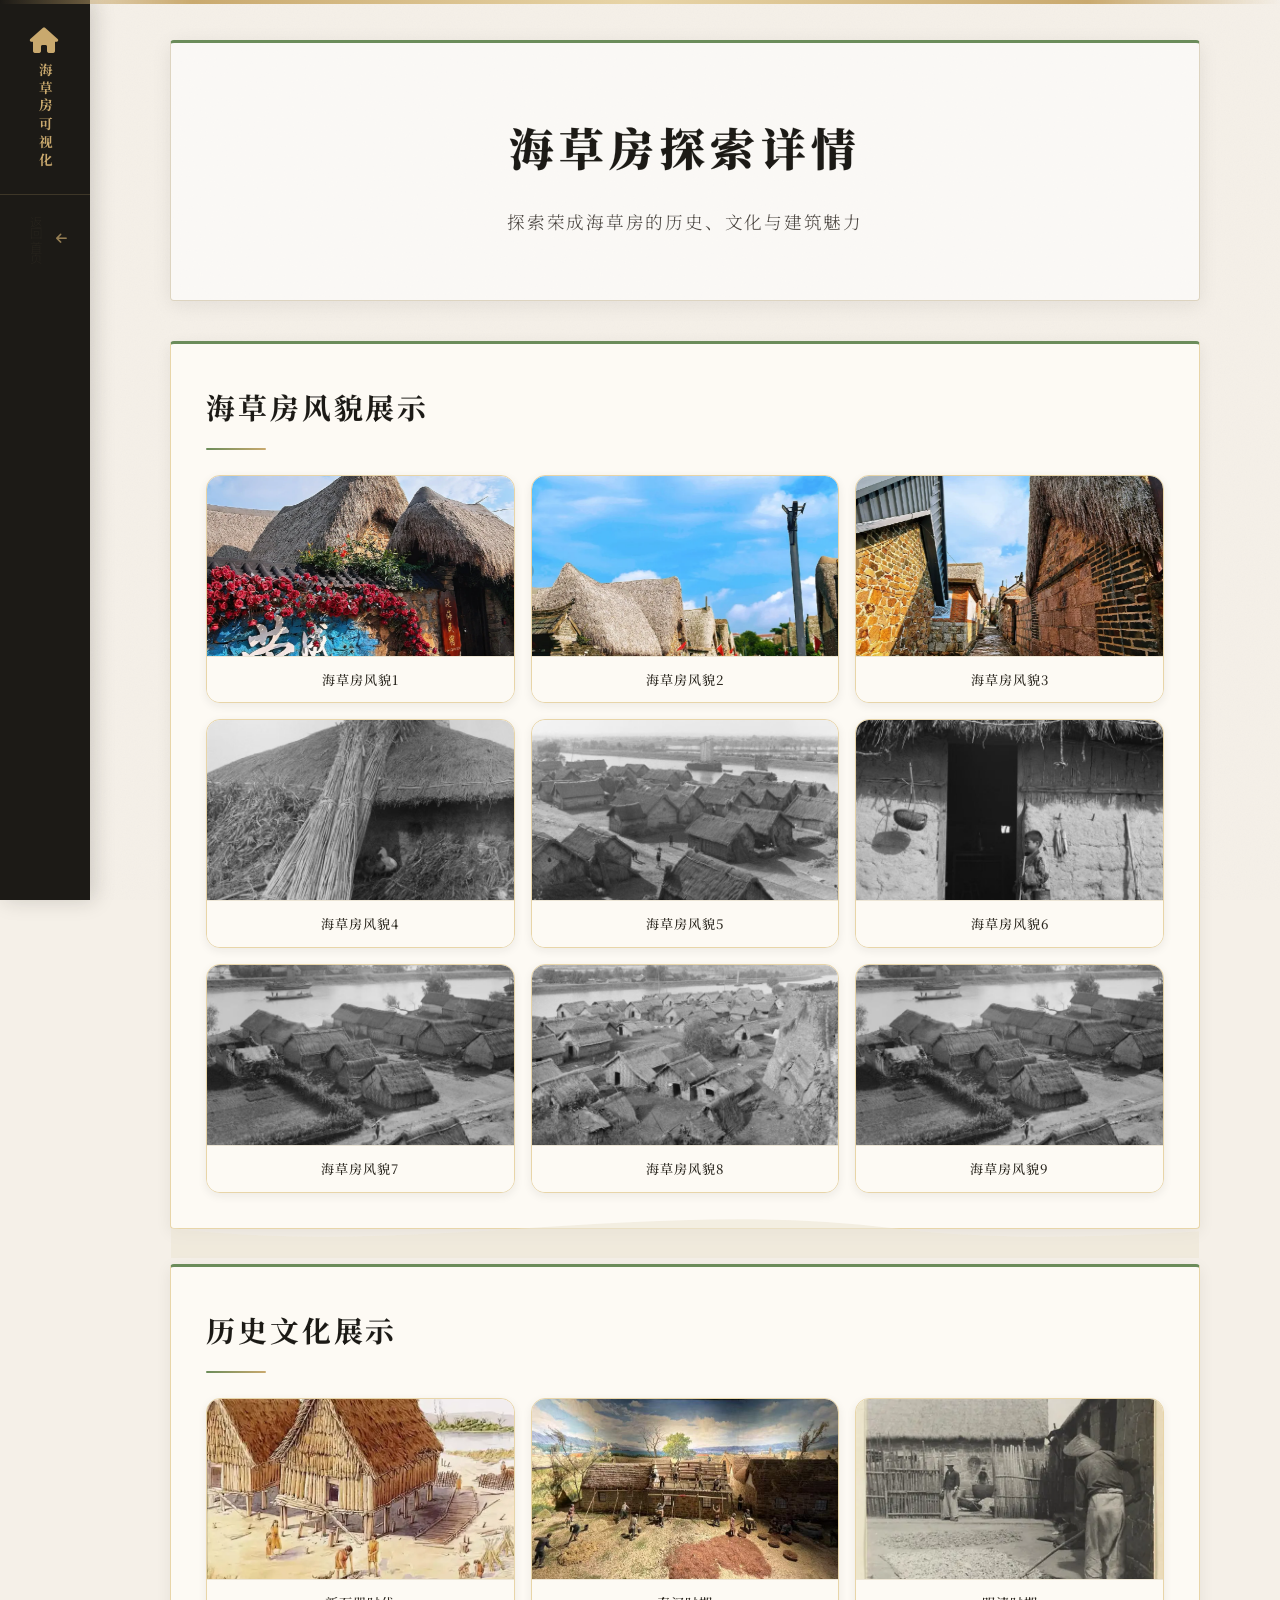
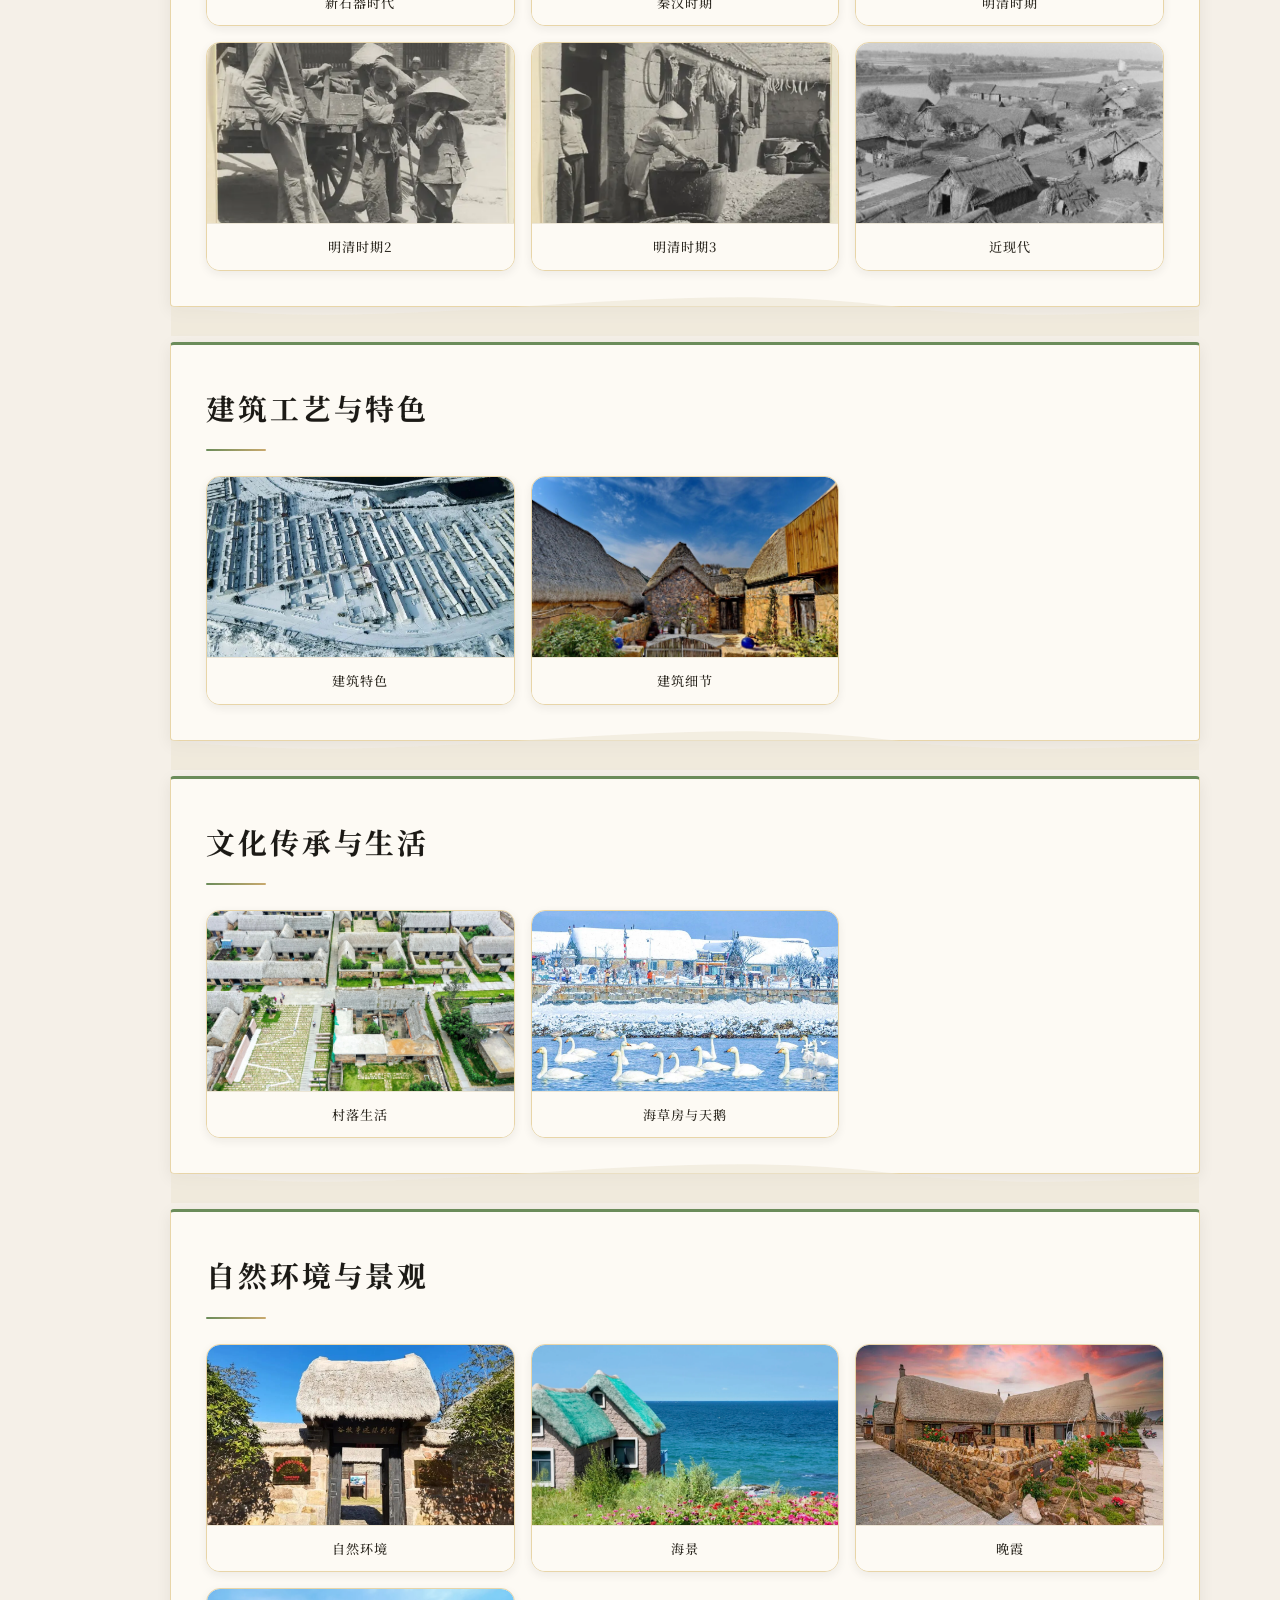
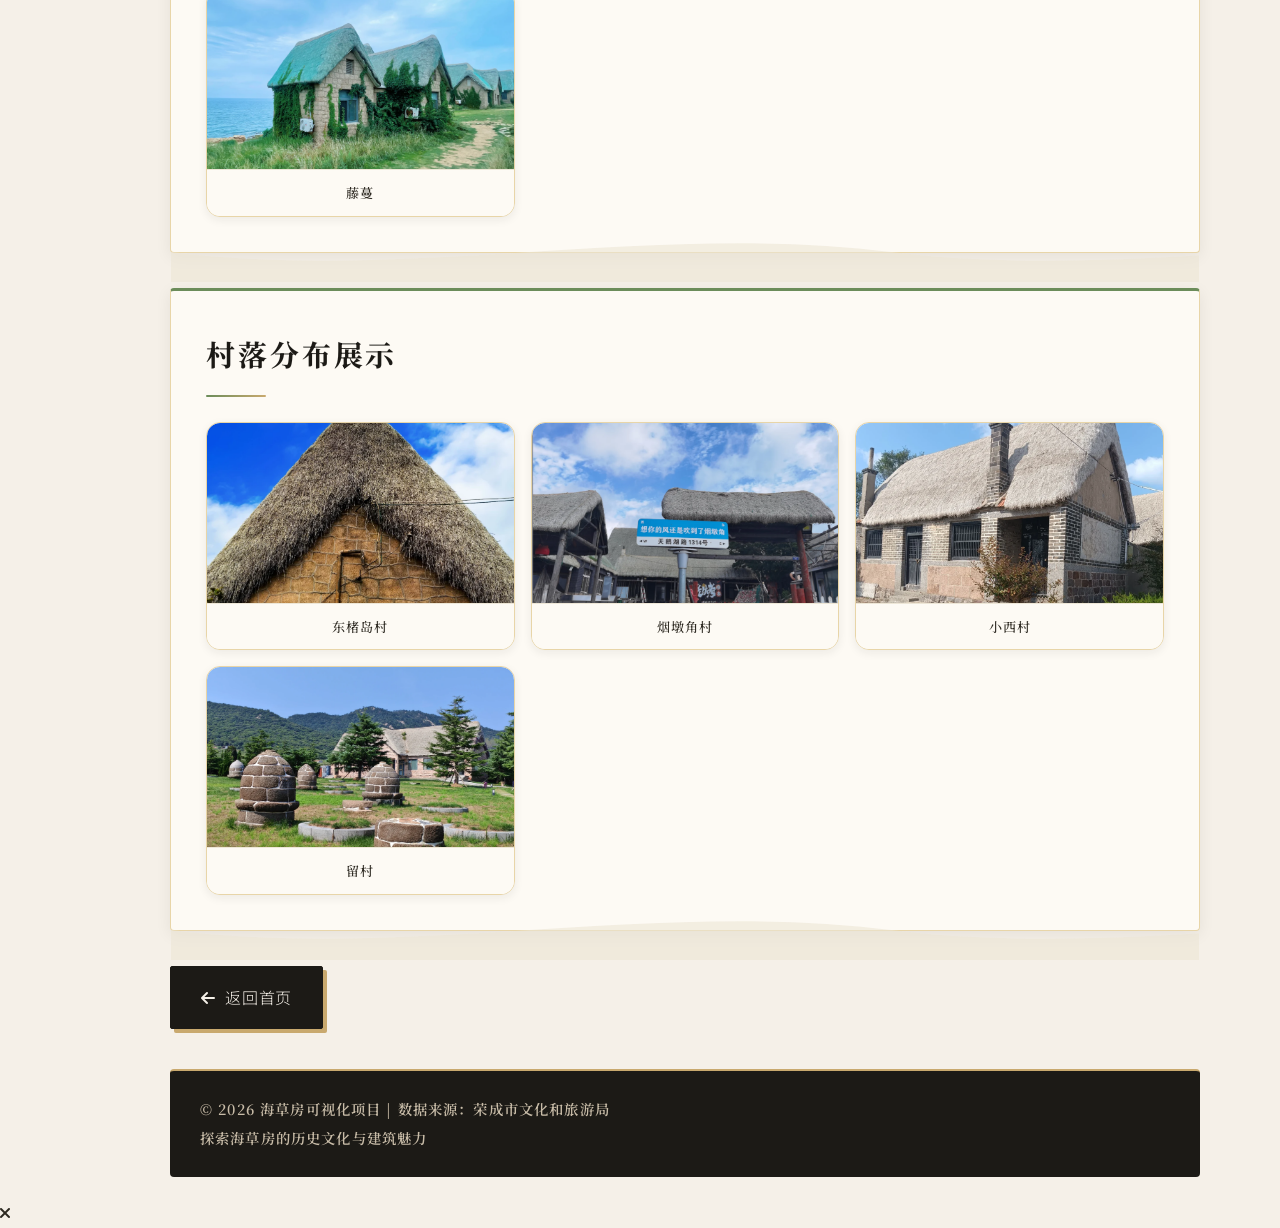
<file: explore.html>
<!DOCTYPE html>
<html lang="zh-CN">
<head>
    <meta charset="UTF-8">
    <meta name="viewport" content="width=device-width, initial-scale=1.0">
    <title>海草房探索详情</title>
    <link rel="stylesheet" href="https://cdnjs.cloudflare.com/ajax/libs/font-awesome/6.0.0-beta3/css/all.min.css">
    <link href="https://fonts.googleapis.com/css2?family=Noto+Serif+SC:wght@300;400;500;600;700;900&family=Noto+Sans+SC:wght@300;400;500;700&family=Cinzel:wght@400;600;700&family=Cormorant+Garamond:ital,wght@0,300;0,400;0,600;1,300;1,400;1,600&display=swap" rel="stylesheet">
    <!-- 渔村手记设计系统 -->
    <link rel="stylesheet" href="./css/village-journal.css">
    <style>
        /* ── explore.html 专属覆盖样式 ── */

        /* 变量覆盖为渔村手记色系 */
        :root {
            --primary-color:   #6B8C5A;
            --secondary-color: #4A6340;
            --accent-color:    #C9A96E;
            --bg-light:        #F5F0E8;
            --text-dark:       #1C1A16;
            --text-light:      #F5F0E8;
            --gray-100: #F7F3EC;
            --gray-200: #EDE6D6;
            --gray-300: #DDD4C0;
            --gray-400: #C8BCA8;
            --gray-500: #A89E8C;
            --gray-600: #6A6058;
            --gray-700: #4A4540;
            --gray-800: #2C2820;
            --gray-900: #1C1A16;
            --transition: all 0.3s cubic-bezier(0.4, 0, 0.2, 1);
        }

        * { margin: 0; padding: 0; box-sizing: border-box; }

        /* body：纸质感背景 */
        body {
            font-family: 'Noto Sans SC', sans-serif !important;
            font-weight: 300 !important;
            line-height: 1.8 !important;
            color: #1C1A16 !important;
            background-color: #F5F0E8 !important;
            background-image: url("data:image/svg+xml,%3Csvg xmlns='http://www.w3.org/2000/svg' width='400' height='400'%3E%3Cfilter id='n'%3E%3CfeTurbulence type='fractalNoise' baseFrequency='0.75' numOctaves='4' stitchTiles='stitch'/%3E%3CfeColorMatrix type='saturate' values='0'/%3E%3C/filter%3E%3Crect width='400' height='400' filter='url(%23n)' opacity='0.04'/%3E%3C/svg%3E") !important;
            background-attachment: fixed !important;
            overflow-x: hidden !important;
        }

        /* 加载动画 */
        .loader-wrapper {
            position: fixed;
            top: 0; left: 0;
            width: 100%; height: 100%;
            background: #F5F0E8;
            display: flex;
            flex-direction: column;
            justify-content: center;
            align-items: center;
            z-index: 9999;
            transition: opacity 0.5s ease, visibility 0.5s ease;
        }
        .loader-wrapper.fade-out { opacity: 0; visibility: hidden; }
        .loader {
            width: 60px; height: 60px;
            border: 3px solid #EDE6D6;
            border-top-color: #6B8C5A;
            border-radius: 50%;
            animation: spin 1s linear infinite;
            margin-bottom: 20px;
        }
        .loader-text {
            font-family: 'Noto Serif SC', serif;
            font-size: 1rem;
            color: #6A6058;
            letter-spacing: 0.15em;
        }
        @keyframes spin { to { transform: rotate(360deg); } }

        /* 导航栏：左侧竖排书签式（和index2一致） */
        .navbar {
            position: fixed !important;
            top: 0 !important; left: 0 !important;
            width: 90px !important;
            height: 100vh !important;
            background: #1C1A16 !important;
            box-shadow: 4px 0 20px rgba(28,26,22,0.18) !important;
            z-index: 1000 !important;
            display: flex !important;
            flex-direction: column !important;
            align-items: center !important;
            padding: 0 !important;
            transition: width 0.4s cubic-bezier(0.4,0,0.2,1) !important;
            overflow: hidden !important;
            backdrop-filter: none !important;
        }
        .navbar:hover { width: 220px !important; }

        .nav-container {
            display: flex !important;
            flex-direction: column !important;
            align-items: center !important;
            width: 100% !important;
            height: 100% !important;
            padding: 28px 0 20px !important;
            gap: 0 !important;
            max-width: none !important;
            margin: 0 !important;
        }

        /* Logo */
        .logo {
            width: 100% !important;
            padding: 0 0 24px !important;
            display: flex !important;
            flex-direction: column !important;
            align-items: center !important;
            gap: 8px !important;
            border-bottom: 1px solid rgba(201,169,110,0.2) !important;
            text-decoration: none !important;
            background: none !important;
            animation: none !important;
        }
        .logo i {
            font-size: 1.6rem !important;
            color: #C9A96E !important;
            -webkit-text-fill-color: #C9A96E !important;
        }
        .logo span {
            writing-mode: vertical-rl !important;
            font-family: 'Noto Serif SC', serif !important;
            font-size: 0.85rem !important;
            font-weight: 700 !important;
            color: #C9A96E !important;
            -webkit-text-fill-color: #C9A96E !important;
            letter-spacing: 4px !important;
            line-height: 1 !important;
            white-space: nowrap !important;
        }
        .navbar:hover .logo {
            flex-direction: row !important;
            padding: 0 20px 20px !important;
        }
        .navbar:hover .logo span {
            writing-mode: horizontal-tb !important;
            font-size: 1rem !important;
            letter-spacing: 2px !important;
        }

        /* 返回按钮 */
        .back-btn {
            display: flex !important;
            flex-direction: column !important;
            align-items: center !important;
            justify-content: center !important;
            width: 100% !important;
            padding: 20px 0 !important;
            text-decoration: none !important;
            color: #C9A96E !important;
            -webkit-text-fill-color: #C9A96E !important;
            font-family: 'Noto Serif SC', serif !important;
            font-size: 0.78rem !important;
            font-weight: 500 !important;
            letter-spacing: 2px !important;
            border: none !important;
            background: none !important;
            border-radius: 0 !important;
            writing-mode: vertical-rl !important;
            opacity: 0.7 !important;
            transition: all 0.3s ease !important;
            position: relative !important;
            gap: 6px !important;
        }
        .back-btn::before {
            content: '' !important;
            position: absolute !important;
            left: 0 !important; top: 50% !important;
            transform: translateY(-50%) scaleY(0) !important;
            width: 3px !important; height: 60% !important;
            background: #C9A96E !important;
            border-radius: 0 2px 2px 0 !important;
            transition: transform 0.3s ease !important;
        }
        .back-btn:hover::before { transform: translateY(-50%) scaleY(1) !important; }
        .back-btn:hover {
            color: #E8C87A !important;
            -webkit-text-fill-color: #E8C87A !important;
            background: rgba(201,169,110,0.08) !important;
            opacity: 1 !important;
        }
        .navbar:hover .back-btn {
            flex-direction: row !important;
            writing-mode: horizontal-tb !important;
            padding: 18px 24px !important;
            font-size: 0.9rem !important;
            letter-spacing: 1px !important;
        }

        /* 主体内容左移 */
        .container {
            max-width: 1200px !important;
            margin: 0 auto !important;
            padding: 20px 40px 20px 130px !important;
            position: relative !important;
        }

        /* 页面顶部金线 */
        body::before {
            content: '';
            position: fixed;
            top: 0; left: 0; right: 0;
            height: 4px;
            background: linear-gradient(90deg,
                transparent 0%, #C9A96E 15%, #E8D5A8 50%, #C9A96E 85%, transparent 100%);
            z-index: 1001;
            pointer-events: none;
        }

        /* header区域 */
        header {
            text-align: center;
            margin-bottom: 40px;
            padding: 60px 40px;
            background: rgba(255,255,255,0.6) !important;
            border: 1px solid #DDD4C0 !important;
            border-top: 3px solid #6B8C5A !important;
            border-radius: 4px !important;
            box-shadow: 0 4px 20px rgba(28,26,22,0.08) !important;
            position: relative;
            overflow: hidden;
            margin-top: 20px;
        }
        header::before { display: none !important; }

        h1 {
            font-family: 'Noto Serif SC', serif !important;
            font-size: 2.8rem !important;
            font-weight: 900 !important;
            color: #1C1A16 !important;
            -webkit-text-fill-color: #1C1A16 !important;
            -webkit-text-stroke: 0.5px rgba(28,26,22,0.3) !important;
            letter-spacing: 0.12em !important;
            text-shadow: none !important;
            margin-bottom: 15px !important;
        }

        .subtitle {
            font-family: 'Noto Serif SC', serif !important;
            font-size: 1.1rem !important;
            font-weight: 300 !important;
            color: #4A4540 !important;
            -webkit-text-fill-color: #4A4540 !important;
            letter-spacing: 0.1em !important;
            opacity: 1 !important;
        }

        /* section卡片 */
        .section {
            background: #FDFAF4 !important;
            border: 1px solid #E8D5A8 !important;
            border-top: 3px solid #6B8C5A !important;
            border-radius: 4px !important;
            padding: 35px !important;
            margin-bottom: 35px !important;
            box-shadow: 0 4px 16px rgba(28,26,22,0.07) !important;
            transition: transform 0.35s ease, box-shadow 0.35s ease !important;
        }
        .section:hover {
            transform: translateY(-4px) !important;
            box-shadow: 0 8px 24px rgba(28,26,22,0.1) !important;
            border-color: #C9A96E !important;
        }

        h2 {
            font-family: 'Noto Serif SC', serif !important;
            font-size: 1.8rem !important;
            font-weight: 700 !important;
            color: #1C1A16 !important;
            -webkit-text-fill-color: #1C1A16 !important;
            -webkit-text-stroke: 0.3px rgba(28,26,22,0.25) !important;
            letter-spacing: 0.1em !important;
            margin-bottom: 25px !important;
            padding-bottom: 15px !important;
            position: relative !important;
        }
        h2::after {
            content: '' !important;
            position: absolute !important;
            bottom: 0 !important; left: 0 !important;
            width: 60px !important; height: 2px !important;
            background: linear-gradient(90deg, #6B8C5A, #C9A96E) !important;
            border-radius: 1px !important;
        }

        /* 画廊卡片 */
        .gallery {
            display: grid !important;
            grid-template-columns: repeat(3, 1fr) !important;
            gap: 16px !important;
            margin-top: 20px !important;
        }

        .gallery-item {
            background: #FDFAF4 !important;
            border: 1px solid #E8D5A8 !important;
            border-radius: 14px !important;
            box-shadow: 0 3px 10px rgba(28,26,22,0.07) !important;
            transition: all 0.35s ease !important;
            overflow: hidden !important;
            cursor: pointer !important;
        }
        .gallery-item::before {
            display: none !important;
        }
        .gallery-item:hover {
            transform: translateY(-5px) scale(1.02) !important;
            box-shadow: 0 10px 24px rgba(28,26,22,0.14) !important;
            border-color: #C9A96E !important;
        }
        .gallery-item img,
        .gallery-item video {
            width: 100% !important;
            height: 180px !important;
            object-fit: cover !important;
            display: block !important;
            border-radius: 13px 13px 0 0 !important;
            transition: transform 0.4s ease !important;
            filter: none !important;
        }
        .gallery-item:hover img,
        .gallery-item:hover video {
            transform: scale(1.05) !important;
            filter: none !important;
        }
        .gallery-item .caption {
            font-family: 'Noto Serif SC', serif !important;
            font-size: 0.82rem !important;
            font-weight: 500 !important;
            color: #4A4540 !important;
            background: #FDFAF4 !important;
            letter-spacing: 0.08em !important;
            padding: 10px 14px !important;
            text-align: center !important;
            border-top: 1px solid #EDE6D6 !important;
        }
        .gallery-item:hover .caption {
            color: #6B8C5A !important;
        }

        /* 响应式 */
        @media (max-width: 900px) {
            .gallery {
                grid-template-columns: repeat(2, 1fr) !important;
            }
        }
        @media (max-width: 600px) {
            .gallery {
                grid-template-columns: 1fr !important;
            }
        }

        /* 返回链接按钮 */
        .back-link {
            background: #1C1A16 !important;
            color: #F5F0E8 !important;
            -webkit-text-fill-color: #F5F0E8 !important;
            border-radius: 2px !important;
            font-family: 'Cinzel', 'Noto Serif SC', serif !important;
            letter-spacing: 0.15em !important;
            box-shadow: 4px 4px 0 #C9A96E !important;
            border: 1px solid #1C1A16 !important;
            text-decoration: none !important;
            display: inline-flex !important;
            align-items: center !important;
            gap: 0.5rem !important;
            padding: 15px 30px !important;
            font-weight: 600 !important;
        }
        .back-link *,
        .back-link span,
        .back-link i {
            color: #F5F0E8 !important;
            -webkit-text-fill-color: #F5F0E8 !important;
        }
        .back-link:hover {
            background: #6B8C5A !important;
            border-color: #6B8C5A !important;
            box-shadow: 6px 6px 0 #C9A96E !important;
            transform: translate(-2px, -2px) !important;
        }

        /* 页脚 */
        footer {
            background: #1C1A16 !important;
            border-radius: 4px !important;
            border-top: 2px solid #C9A96E !important;
            padding: 24px 30px !important;
            margin-top: 40px !important;
        }
        footer p,
        footer p *,
        footer * {
            color: #C8BCA8 !important;
            -webkit-text-fill-color: #C8BCA8 !important;
            font-family: 'Noto Serif SC', serif !important;
            letter-spacing: 0.08em !important;
            font-size: 0.9rem !important;
            font-weight: 600 !important;
            line-height: 2 !important;
            text-shadow: none !important;
        }

        /* 滚动条 */
        ::-webkit-scrollbar { width: 6px; }
        ::-webkit-scrollbar-track { background: #EDE6D6; }
        ::-webkit-scrollbar-thumb { background: #C9A96E; border-radius: 3px; }
        ::-webkit-scrollbar-thumb:hover { background: #6B8C5A; }

        /* 响应式 */
        @media (max-width: 900px) {
            .navbar {
                width: 100% !important; height: 60px !important;
                flex-direction: row !important;
            }
            .navbar:hover { width: 100% !important; }
            .nav-container {
                flex-direction: row !important;
                padding: 0 20px !important;
                height: 60px !important;
            }
            .logo {
                flex-direction: row !important;
                padding: 0 !important;
                border-bottom: none !important;
            }
            .logo span { writing-mode: horizontal-tb !important; font-size: 1rem !important; }
            .back-btn {
                writing-mode: horizontal-tb !important;
                flex-direction: row !important;
                padding: 0 14px !important;
                height: 60px !important;
            }
            .container { padding: 20px 20px 20px 20px !important; margin-top: 60px !important; }
        }
    </style>
</head>
<body>
    <!-- 加载动画 -->
    <div class="loader-wrapper" id="loader">
        <div class="loader"></div>
        <div class="loader-text">加载中...</div>
    </div>
    
    <!-- 导航栏 -->
    <nav class="navbar">
        <div class="nav-container">
            <a href="index2.html" class="logo">
                <i class="fas fa-home"></i>
                <span>海草房可视化</span>
            </a>
            <a href="index2.html" class="back-btn">
                <i class="fas fa-arrow-left"></i>
                <span>返回首页</span>
            </a>
        </div>
    </nav>
    
    <div class="container">
        <header>
            <h1>海草房探索详情</h1>
            <p class="subtitle">探索荣成海草房的历史、文化与建筑魅力</p>
        </header>
        
        <section class="section" data-section="1">
            <h2>海草房风貌展示</h2>
            <div class="gallery">
                <div class="gallery-item" data-src="./assets/images/haicaofang-1.png" data-caption="海草房风貌1">
                    <img src="./assets/images/haicaofang-1.png" alt="海草房风貌1">
                    <div class="caption">海草房风貌1</div>
                </div>
                <div class="gallery-item" data-src="./assets/images/haicaofang-2.png" data-caption="海草房风貌2">
                    <img src="./assets/images/haicaofang-2.png" alt="海草房风貌2">
                    <div class="caption">海草房风貌2</div>
                </div>
                <div class="gallery-item" data-src="./assets/images/haicaofang3.png" data-caption="海草房风貌3">
                    <img src="./assets/images/haicaofang3.png" alt="海草房风貌3">
                    <div class="caption">海草房风貌3</div>
                </div>
                <div class="gallery-item" data-src="./assets/images/海草房4.png" data-caption="海草房风貌4">
                    <img src="./assets/images/海草房4.png" alt="海草房风貌4">
                    <div class="caption">海草房风貌4</div>
                </div>
                <div class="gallery-item" data-src="./assets/images/haicaofang5.png" data-caption="海草房风貌5">
                    <img src="./assets/images/haicaofang5.png" alt="海草房风貌5">
                    <div class="caption">海草房风貌5</div>
                </div>
                <div class="gallery-item" data-src="./assets/images/海草房6.jpg" data-caption="海草房风貌6">
                    <img src="./assets/images/海草房6.jpg" alt="海草房风貌6">
                    <div class="caption">海草房风貌6</div>
                </div>
                <div class="gallery-item" data-src="./assets/images/海草房7.jpg" data-caption="海草房风貌7">
                    <img src="./assets/images/海草房7.jpg" alt="海草房风貌7">
                    <div class="caption">海草房风貌7</div>
                </div>
                <div class="gallery-item" data-src="./assets/images/haicaofang8.png" data-caption="海草房风貌8">
                    <img src="./assets/images/haicaofang8.png" alt="海草房风貌8">
                    <div class="caption">海草房风貌8</div>
                </div>
                <div class="gallery-item" data-src="./assets/images/海草房9.jpg" data-caption="海草房风貌9">
                    <img src="./assets/images/海草房9.jpg" alt="海草房风貌9">
                    <div class="caption">海草房风貌9</div>
                </div>
            </div>
        </section>
        
        <section class="section" data-section="2">
            <h2>历史文化展示</h2>
            <div class="gallery">
                <div class="gallery-item" data-src="./images/新石器时代 .png" data-caption="新石器时代海草房">
                    <img src="./images/新石器时代 .png" alt="新石器时代海草房">
                    <div class="caption">新石器时代</div>
                </div>
                <div class="gallery-item" data-src="./images/秦汉时期.jpg" data-caption="秦汉时期海草房">
                    <img src="./images/秦汉时期.jpg" alt="秦汉时期海草房">
                    <div class="caption">秦汉时期</div>
                </div>
                <div class="gallery-item" data-src="./images/明清.png" data-caption="明清时期海草房">
                    <img src="./images/明清.png" alt="明清时期海草房">
                    <div class="caption">明清时期</div>
                </div>
                <div class="gallery-item" data-src="./images/明清2.png" data-caption="明清时期海草房2">
                    <img src="./images/明清2.png" alt="明清时期海草房2">
                    <div class="caption">明清时期2</div>
                </div>
                <div class="gallery-item" data-src="./images/明清3.png" data-caption="明清时期海草房3">
                    <img src="./images/明清3.png" alt="明清时期海草房3">
                    <div class="caption">明清时期3</div>
                </div>
                <div class="gallery-item" data-src="./images/近现代.jpg" data-caption="近现代海草房">
                    <img src="./images/近现代.jpg" alt="近现代海草房">
                    <div class="caption">近现代</div>
                </div>
            </div>
        </section>
        
        <section class="section" data-section="3">
            <h2>建筑工艺与特色</h2>
            <div class="gallery">
                <div class="gallery-item" data-src="./libs/海草房建筑特色.jpg" data-caption="海草房建筑特色">
                    <img src="./libs/海草房建筑特色.jpg" alt="海草房建筑特色">
                    <div class="caption">建筑特色</div>
                </div>
                <div class="gallery-item" data-src="./libs/海草房细节.jpg" data-caption="海草房细节">
                    <img src="./libs/海草房细节.jpg" alt="海草房细节">
                    <div class="caption">建筑细节</div>
                </div>
            </div>
        </section>
        
        <section class="section" data-section="4">
            <h2>文化传承与生活</h2>
            <div class="gallery">
                <div class="gallery-item" data-src="./libs/海草房村落生活.jpg" data-caption="海草房村落生活">
                    <img src="./libs/海草房村落生活.jpg" alt="海草房村落生活">
                    <div class="caption">村落生活</div>
                </div>
                <div class="gallery-item" data-src="./libs/海草房与天鹅.jpg" data-caption="海草房与天鹅">
                    <img src="./libs/海草房与天鹅.jpg" alt="海草房与天鹅">
                    <div class="caption">海草房与天鹅</div>
                </div>
            </div>
        </section>
        
        <section class="section" data-section="5">
            <h2>自然环境与景观</h2>
            <div class="gallery">
                <div class="gallery-item" data-src="./libs/海草房自然环境.jpg" data-caption="海草房自然环境">
                    <img src="./libs/海草房自然环境.jpg" alt="海草房自然环境">
                    <div class="caption">自然环境</div>
                </div>
                <div class="gallery-item" data-src="./libs/海草房海景.jpg" data-caption="海草房海景">
                    <img src="./libs/海草房海景.jpg" alt="海草房海景">
                    <div class="caption">海景</div>
                </div>
                <div class="gallery-item" data-src="./libs/海草房晚霞.jpg" data-caption="海草房晚霞">
                    <img src="./libs/海草房晚霞.jpg" alt="海草房晚霞">
                    <div class="caption">晚霞</div>
                </div>
                <div class="gallery-item" data-src="./libs/海草房藤蔓.jpg" data-caption="海草房藤蔓">
                    <img src="./libs/海草房藤蔓.jpg" alt="海草房藤蔓">
                    <div class="caption">藤蔓</div>
                </div>
            </div>
        </section>
        
        <section class="section" data-section="6">
            <h2>村落分布展示</h2>
            <div class="gallery">
                <div class="gallery-item" data-src="./map/东褚岛1.png" data-caption="东楮岛村">
                    <img src="./map/东褚岛1.png" alt="东楮岛村">
                    <div class="caption">东楮岛村</div>
                </div>
                <div class="gallery-item" data-src="./map/烟墩角村1.png" data-caption="烟墩角村">
                    <img src="./map/烟墩角村1.png" alt="烟墩角村">
                    <div class="caption">烟墩角村</div>
                </div>
                <div class="gallery-item" data-src="./map/小西村1.png" data-caption="小西村">
                    <img src="./map/小西村1.png" alt="小西村">
                    <div class="caption">小西村</div>
                </div>
                <div class="gallery-item" data-src="./map/留村1.png" data-caption="留村">
                    <img src="./map/留村1.png" alt="留村">
                    <div class="caption">留村</div>
                </div>
            </div>
        </section>
        
        <a href="index2.html" class="back-link">
            <i class="fas fa-arrow-left"></i>
            <span>返回首页</span>
        </a>
        
        <footer>
            <p>&copy; 2026 海草房可视化项目 | 数据来源：荣成市文化和旅游局</p>
            <p>探索海草房的历史文化与建筑魅力</p>
        </footer>
    </div>
    
    <!-- 模态框 -->
    <div class="modal" id="modal">
        <div class="modal-content">
            <div class="close-btn" id="closeBtn"><i class="fas fa-times"></i></div>
            <div id="modalMedia"></div>
            <div class="modal-caption" id="modalCaption"></div>
        </div>
    </div>
    
    <script>
        // 加载动画
        window.addEventListener('load', function() {
            setTimeout(function() {
                document.getElementById('loader').classList.add('fade-out');
                setTimeout(function() {
                    document.getElementById('loader').style.display = 'none';
                }, 500);
            }, 1000);
        });
        
        // 滚动动画
        const observerOptions = {
            threshold: 0.1,
            rootMargin: '0px 0px -50px 0px'
        };
        
        const observer = new IntersectionObserver(function(entries) {
            entries.forEach(entry => {
                if (entry.isIntersecting) {
                    entry.target.classList.add('visible');
                }
            });
        }, observerOptions);
        
        document.querySelectorAll('.section').forEach(section => {
            observer.observe(section);
        });
        
        // 模态框功能
        const modal = document.getElementById('modal');
        const closeBtn = document.getElementById('closeBtn');
        const modalMedia = document.getElementById('modalMedia');
        const modalCaption = document.getElementById('modalCaption');
        
        document.querySelectorAll('.gallery-item').forEach(item => {
            item.addEventListener('click', function() {
                const src = this.getAttribute('data-src');
                const type = this.getAttribute('data-type') || 'image';
                const caption = this.getAttribute('data-caption');
                
                modalCaption.textContent = caption;
                
                if (type === 'video') {
                    modalMedia.innerHTML = `<video controls autoplay>
                        <source src="${src}" type="video/mp4">
                        您的浏览器不支持视频播放
                    </video>`;
                } else {
                    modalMedia.innerHTML = `<img src="${src}" alt="${caption}">`;
                }
                
                modal.classList.add('show');
                document.body.style.overflow = 'hidden';
            });
        });
        
        closeBtn.addEventListener('click', function() {
            modal.classList.remove('show');
            document.body.style.overflow = '';
            // 停止视频播放
            const video = modalMedia.querySelector('video');
            if (video) {
                video.pause();
            }
        });
        
        modal.addEventListener('click', function(e) {
            if (e.target === modal) {
                modal.classList.remove('show');
                document.body.style.overflow = '';
                // 停止视频播放
                const video = modalMedia.querySelector('video');
                if (video) {
                    video.pause();
                }
            }
        });
        
        // 导航栏滚动效果
        window.addEventListener('scroll', function() {
            const navbar = document.querySelector('.navbar');
            if (window.scrollY > 100) {
                navbar.style.background = '#1C1A16';
                navbar.style.boxShadow = '4px 0 20px rgba(28,26,22,0.25)';
            } else {
                navbar.style.background = '#1C1A16';
                navbar.style.boxShadow = '4px 0 20px rgba(28,26,22,0.18)';
            }
        });
        
        // 平滑滚动
        document.querySelectorAll('a[href^="#"]').forEach(anchor => {
            anchor.addEventListener('click', function (e) {
                e.preventDefault();
                const target = document.querySelector(this.getAttribute('href'));
                if (target) {
                    target.scrollIntoView({
                        behavior: 'smooth',
                        block: 'start'
                    });
                }
            });
        });
    </script>
</body>
</html>
</file>
<file: css/village-journal.css>
/* ══════════════════════════════════════════════════════════════
   渔村手记 × 潮间带  —  创新设计系统覆盖样式
   Village Journal × Tidal Zone Design System Override
   ══════════════════════════════════════════════════════════════ */

/* ── 全局纸质感背景 ── */
body {
    background-color: #F5F0E8 !important;
    background-image: url("data:image/svg+xml,%3Csvg xmlns='http://www.w3.org/2000/svg' width='400' height='400'%3E%3Cfilter id='n'%3E%3CfeTurbulence type='fractalNoise' baseFrequency='0.75' numOctaves='4' stitchTiles='stitch'/%3E%3CfeColorMatrix type='saturate' values='0'/%3E%3C/filter%3E%3Crect width='400' height='400' filter='url(%23n)' opacity='0.04'/%3E%3C/svg%3E") !important;
    background-attachment: fixed !important;
    animation: none !important;
    color: #1C1A16 !important;
}

/* 隐藏粒子画布 */
#particleCanvas { display: none !important; }

/* ── 左侧竖排书签式导航栏 ── */
.navbar {
    position: fixed !important;
    top: 0 !important;
    left: 0 !important;
    width: 90px !important;
    height: 100vh !important;
    background: #1C1A16 !important;
    border-right: none !important;
    box-shadow: 4px 0 20px rgba(28,26,22,0.18) !important;
    z-index: 1000 !important;
    display: flex !important;
    flex-direction: column !important;
    align-items: center !important;
    padding: 0 !important;
    transition: width 0.4s cubic-bezier(0.4,0,0.2,1) !important;
    overflow: hidden !important;
    backdrop-filter: none !important;
    animation: none !important;
}

.navbar::before,
.navbar::after {
    display: none !important;
}

.navbar:hover {
    width: 220px !important;
}

/* Logo区域 */
.logo {
    width: 100% !important;
    padding: 28px 0 24px !important;
    display: flex !important;
    flex-direction: column !important;
    align-items: center !important;
    gap: 8px !important;
    border-bottom: 1px solid rgba(201,169,110,0.2) !important;
    cursor: default !important;
    flex-shrink: 0 !important;
    background: none !important;
    text-shadow: none !important;
    animation: none !important;
}

.logo i {
    font-size: 1.6rem !important;
    color: #C9A96E !important;
    flex-shrink: 0 !important;
    text-shadow: none !important;
    animation: none !important;
}

.logo span {
    writing-mode: vertical-rl !important;
    text-orientation: mixed !important;
    font-family: 'Noto Serif SC', serif !important;
    font-size: 0.85rem !important;
    font-weight: 700 !important;
    color: #C9A96E !important;
    letter-spacing: 4px !important;
    line-height: 1 !important;
    white-space: nowrap !important;
    opacity: 1 !important;
    background: none !important;
    -webkit-text-fill-color: #C9A96E !important;
    text-shadow: none !important;
}

/* 导航菜单 */
.nav-menu {
    display: flex !important;
    flex-direction: column !important;
    list-style: none !important;
    gap: 0 !important;
    width: 100% !important;
    flex: 1 !important;
    padding: 16px 0 !important;
}

.nav-menu li {
    width: 100% !important;
}

/* 导航链接 */
.nav-link {
    display: flex !important;
    align-items: center !important;
    justify-content: center !important;
    width: 100% !important;
    padding: 18px 0 !important;
    text-decoration: none !important;
    color: #C9A96E !important;
    -webkit-text-fill-color: #C9A96E !important;
    font-family: 'Noto Serif SC', serif !important;
    font-size: 0.82rem !important;
    font-weight: 500 !important;
    letter-spacing: 2px !important;
    transition: all 0.3s ease !important;
    position: relative !important;
    border: none !important;
    background: none !important;
    border-radius: 0 !important;
    animation: none !important;
    flex-direction: column !important;
    gap: 6px !important;
    backdrop-filter: none !important;
    box-shadow: none !important;
    text-shadow: none !important;
    writing-mode: vertical-rl !important;
    text-orientation: mixed !important;
    white-space: nowrap !important;
    line-height: 1 !important;
    opacity: 0.7 !important;
}

.nav-link::before {
    content: '' !important;
    position: absolute !important;
    left: 0 !important;
    top: 50% !important;
    transform: translateY(-50%) scaleY(0) !important;
    width: 3px !important;
    height: 60% !important;
    background: #C9A96E !important;
    border-radius: 0 2px 2px 0 !important;
    transition: transform 0.3s ease !important;
}

.nav-link:hover::before,
.nav-link.active::before {
    transform: translateY(-50%) scaleY(1) !important;
}

.nav-link:hover {
    color: #E8C87A !important;
    -webkit-text-fill-color: #E8C87A !important;
    background: rgba(201,169,110,0.08) !important;
    opacity: 1 !important;
    transform: none !important;
    box-shadow: none !important;
    border: none !important;
    text-shadow: none !important;
}

.nav-link.active {
    color: #E8C87A !important;
    -webkit-text-fill-color: #E8C87A !important;
    background: rgba(201,169,110,0.12) !important;
    opacity: 1 !important;
    border: none !important;
    box-shadow: none !important;
    text-shadow: none !important;
}

/* 展开后显示横排文字 */
.navbar:hover .nav-link {
    flex-direction: row !important;
    padding: 18px 24px !important;
    gap: 12px !important;
    writing-mode: horizontal-tb !important;
    font-size: 0.9rem !important;
    letter-spacing: 1px !important;
}

/* 深度指示器重新设计 */
.depth-indicator {
    position: absolute !important;
    bottom: 20px !important;
    left: 50% !important;
    transform: translateX(-50%) !important;
    width: 1px !important;
    height: 60px !important;
    background: linear-gradient(to bottom, #C9A96E, transparent) !important;
    opacity: 0.4 !important;
    animation: none !important;
}

/* ── 主体内容左移 ── */
body > section,
body > .experience-section,
body > .heritage-section,
body > .history-section,
body > .structure-section,
body > .photo-gallery,
body > .video-showcase,
body > .analysis-section {
    margin-left: 90px !important;
}

.hero {
    margin-left: 0 !important;
}

/* ══════════════════════════════════════════════════════════════
   Hero 概览区域 —— 手绘线稿 + 纸质感分栏布局
   ══════════════════════════════════════════════════════════════ */

.hero {
    background: #F5F0E8 !important;
    animation: none !important;
    height: 100vh !important;
    min-height: 700px !important;
    display: flex !important;
    align-items: stretch !important;
    overflow: hidden !important;
    position: relative !important;
}

/* 隐藏旧的图片背景 */
.hero-bg { display: none !important; }

/* ══════════════════════════════════════
   ① 底层：潮汐光影 CSS渐变漂移
   ══════════════════════════════════════ */
.hero-tidal-light {
    position: absolute;
    inset: 0;
    z-index: 0;
    pointer-events: none;
    background:
        radial-gradient(ellipse 600px 400px at 20% 30%, rgba(232,213,168,0.28) 0%, transparent 70%),
        radial-gradient(ellipse 400px 300px at 80% 70%, rgba(201,169,110,0.15) 0%, transparent 65%),
        radial-gradient(ellipse 300px 200px at 55% 20%, rgba(255,248,235,0.22) 0%, transparent 60%);
    animation: tidalDrift 22s ease-in-out infinite;
}

@keyframes tidalDrift {
    0%   { background-position: 0% 0%;   opacity: 0.85; }
    25%  { background-position: 30% 20%; opacity: 1;    }
    50%  { background-position: 60% 50%; opacity: 0.9;  }
    75%  { background-position: 20% 80%; opacity: 1;    }
    100% { background-position: 0% 0%;   opacity: 0.85; }
}

/* ══════════════════════════════════════
   ② 中层：海草摇曳 SVG动态
   ══════════════════════════════════════ */
.hero-seaweed-layer {
    position: absolute;
    inset: 0;
    z-index: 0;
    pointer-events: none;
    overflow: hidden;
}

.hero-seaweed-svg {
    width: 100%;
    height: 100%;
    opacity: 0.85;
    filter: drop-shadow(0 0 3px rgba(107,140,90,0.35));
}

.sw  { transform-origin: center bottom; }

.sw1  { animation: sway1 7s   ease-in-out infinite 0s;   }
.sw2  { animation: sway2 8.5s ease-in-out infinite 0.4s; }
.sw3  { animation: sway1 6.5s ease-in-out infinite 1.1s; }
.sw4  { animation: sway2 9s   ease-in-out infinite 0.7s; }
.sw5  { animation: sway1 7.5s ease-in-out infinite 1.8s; }
.sw6  { animation: sway2 8s   ease-in-out infinite 0.2s; }
.sw7  { animation: sway1 7s   ease-in-out infinite 2.1s; }
.sw8  { animation: sway2 9.5s ease-in-out infinite 0.9s; }
.sw9  { animation: sway1 6.8s ease-in-out infinite 1.5s; }
.sw10 { animation: sway2 8.2s ease-in-out infinite 0.3s; }
.sw11 { animation: sway1 7.3s ease-in-out infinite 2.4s; }
.sw12 { animation: sway2 8.8s ease-in-out infinite 1.2s; }

@keyframes sway1 {
    0%,100% { transform: rotate(0deg)  skewX(0deg);    }
    25%     { transform: rotate(-6deg) skewX(-2deg);   }
    75%     { transform: rotate(6deg)  skewX(2deg);    }
}
@keyframes sway2 {
    0%,100% { transform: rotate(0deg)  skewX(0deg);    }
    30%     { transform: rotate(7deg)  skewX(2.5deg);  }
    70%     { transform: rotate(-5deg) skewX(-2deg);   }
}

/* ══════════════════════════════════════
   ③ 顶层：墨迹晕染 Canvas
   ══════════════════════════════════════ */
.hero-ink-canvas {
    position: absolute;
    inset: 0;
    width: 100%;
    height: 100%;
    z-index: 3;
    pointer-events: none;
}

/* 顶部页眉金线 */
.hero-paper-top {
    position: absolute;
    top: 0; left: 0; right: 0;
    height: 4px;
    background: linear-gradient(90deg,
        transparent 0%,
        #C9A96E 15%,
        #E8D5A8 50%,
        #C9A96E 85%,
        transparent 100%);
    z-index: 10;
}

/* SVG线稿装饰容器 */
.hero-seaweed-deco {
    position: absolute;
    inset: 0;
    pointer-events: none;
    z-index: 4;
}

.hero-house-sketch {
    position: absolute;
    left: 130px;
    bottom: 0;
    width: 55%;
    max-width: 520px;
    height: auto;
    opacity: 1;
}

.hero-ink-dots {
    position: absolute;
    left: 0;
    top: 0;
    width: 200px;
    height: 100%;
}

/* 主内容区 */
.hero-content {
    position: relative !important;
    z-index: 5 !important;
    width: 100% !important;
    max-width: 100% !important;
    padding: 0 60px 0 130px !important;
    margin: 0 !important;
    display: flex !important;
    flex-direction: column !important;
    justify-content: center !important;
    align-items: center !important;
    animation: none !important;
}

/* 页眉标签行 */
.hero-header-line {
    display: flex;
    align-items: center;
    gap: 20px;
    margin-bottom: 40px;
    padding-bottom: 16px;
    border-bottom: 1px solid #DDD4C0;
    width: 100%;
    max-width: 820px;
}

.hero-header-tag {
    font-family: 'Noto Serif SC', serif;
    font-size: 0.8rem;
    color: #1C1A16 !important;
    -webkit-text-fill-color: #1C1A16 !important;
    letter-spacing: 3px;
}

.hero-header-year {
    font-family: 'Noto Serif SC', serif;
    font-size: 0.8rem;
    color: #1C1A16 !important;
    -webkit-text-fill-color: #1C1A16 !important;
    letter-spacing: 2px;
    margin-left: auto;
}

/* 左右分栏 */
.hero-split {
    display: flex;
    align-items: center;
    justify-content: center;
    gap: 80px;
    width: 100%;
    max-width: 820px;
}

/* 左栏 */
.hero-left {
    flex: 0 0 auto;
    display: flex;
    flex-direction: column;
    gap: 24px;
}

/* 竖排大标题 */
.hero-vertical-title {
    display: flex;
    flex-direction: row;
    align-items: flex-start;
    gap: 0;
}

.hero-title-main {
    writing-mode: vertical-rl;
    text-orientation: mixed;
    font-family: 'Noto Serif SC', serif;
    font-size: 5.5rem;
    font-weight: 900;
    color: #1C1A16 !important;
    -webkit-text-fill-color: #1C1A16 !important;
    letter-spacing: 8px;
    line-height: 1;
    text-shadow: none;
    -webkit-text-stroke: 0.3px rgba(28,26,22,0.2);
    /* 三阶段动画：墨迹铺底 → 海草写字 → 时光刻蚀 */
    animation:
        titleInkBlur   0.5s ease-out          0s   forwards,
        titleInkReveal 2.0s ease-out          0.5s forwards,
        titleChisel    0.8s ease-out          2.5s forwards;
    opacity: 0;
    filter: blur(16px);
}

/* 阶段①：墨迹铺底，字形隐约出现 */
@keyframes titleInkBlur {
    0%   { opacity: 0;    filter: blur(16px); transform: scale(1.08); }
    100% { opacity: 0.18; filter: blur(10px); transform: scale(1.04); }
}

/* 阶段②：海草写字，blur从模糊到清晰，分三段对应三个字 */
@keyframes titleInkReveal {
    0%   { opacity: 0.18; filter: blur(10px); transform: scale(1.04);
           -webkit-text-stroke: 0.3px rgba(28,26,22,0.15); }
    30%  { opacity: 0.55; filter: blur(5px);  transform: scale(1.02);
           -webkit-text-stroke: 0.4px rgba(28,26,22,0.25); }
    65%  { opacity: 0.82; filter: blur(2px);  transform: scale(1.01);
           -webkit-text-stroke: 0.5px rgba(28,26,22,0.3); }
    100% { opacity: 1;    filter: blur(0px);  transform: scale(1);
           -webkit-text-stroke: 0.6px rgba(28,26,22,0.35); }
}

/* 阶段③：时光刻蚀，text-shadow加深，描边加粗 */
@keyframes titleChisel {
    0%   { text-shadow: 0 0 0 rgba(28,26,22,0);
           -webkit-text-stroke: 0.6px rgba(28,26,22,0.35); }
    40%  { text-shadow: 1px 1px 2px rgba(28,26,22,0.2),
                        0 0 8px rgba(201,169,110,0.15);
           -webkit-text-stroke: 0.7px rgba(28,26,22,0.4); }
    100% { text-shadow: 2px 2px 6px rgba(28,26,22,0.25),
                        0 0 15px rgba(201,169,110,0.2),
                        -1px -1px 0 rgba(245,240,232,0.4);
           -webkit-text-stroke: 0.8px rgba(28,26,22,0.4); }
}

.hero-title-divider {
    writing-mode: vertical-rl;
    font-family: 'Noto Serif SC', serif;
    font-size: 1.2rem;
    color: #C9A96E;
    padding: 4px 4px;
    line-height: 1;
    opacity: 0;
    animation: inkFadeUp 0.8s ease-out 2.8s forwards;
}

.hero-title-sub-vert {
    writing-mode: vertical-rl;
    text-orientation: mixed;
    font-family: 'Noto Serif SC', serif;
    font-size: 1.45rem;
    font-weight: 600;
    color: #1C1A16 !important;
    -webkit-text-fill-color: #1C1A16 !important;
    letter-spacing: 0.18em;
    line-height: 1;
    text-shadow: none !important;
    opacity: 0;
    /* 副标题：潮汐涌现，弹性推上来 */
    animation: tidalPush 1.2s cubic-bezier(0.34, 1.56, 0.64, 1) 3.2s forwards;
    max-height: calc(100vh - 200px);
    overflow: hidden;
    transform: translateY(60px);
}

@keyframes tidalPush {
    0%   { opacity: 0;   transform: translateY(60px); }
    60%  { opacity: 0.9; transform: translateY(-6px); }
    80%  { opacity: 1;   transform: translateY(3px);  }
    100% { opacity: 1;   transform: translateY(0);    }
}

/* 墨色竖线 */
.hero-ink-line {
    width: 2px;
    height: 0;
    background: linear-gradient(to bottom, #1C1A16, #C9A96E, transparent);
    margin: 0;
    animation: inkLineGrow 1s ease-out 0.8s forwards;
    align-self: flex-start;
}

@keyframes inkLineGrow {
    0%   { height: 0; opacity: 0; }
    100% { height: 80px; opacity: 1; }
}

@keyframes inkBloom {
    0%   { clip-path: circle(0% at 50% 50%); opacity: 0; }
    60%  { clip-path: circle(60% at 50% 50%); opacity: 1; }
    100% { clip-path: circle(150% at 50% 50%); opacity: 1; }
}

@keyframes inkFadeUp {
    0%   { opacity: 0; transform: translateY(40px); }
    100% { opacity: 1; transform: translateY(0); }
}

/* 副标题 */
.hero-subtitle {
    font-family: 'Noto Sans SC', sans-serif;
    font-size: 1rem !important;
    color: #2C2820 !important;
    line-height: 1.9 !important;
    letter-spacing: 1px !important;
    text-shadow: none !important;
    animation: inkFadeUp 1s ease-out 1s forwards !important;
    opacity: 0 !important;
    margin: 0 !important;
    max-width: 320px;
}

.hero-subtitle-small {
    font-size: 0.85rem;
    color: #5A5248;
    letter-spacing: 0.5px;
}

/* AI欢迎语 */
.ai-welcome {
    font-size: 0.82rem !important;
    color: #3A3530 !important;
    background: rgba(201,169,110,0.12) !important;
    border: 1px solid #C9A96E !important;
    border-radius: 2px !important;
    padding: 10px 16px !important;
    letter-spacing: 0.5px !important;
    text-shadow: none !important;
    animation: inkFadeUp 1s ease-out 1.2s forwards !important;
    opacity: 0 !important;
    display: inline-block !important;
    max-width: 340px;
}

/* 右栏 */
.hero-right {
    flex: 0 0 auto;
    display: flex;
    flex-direction: column;
    align-items: flex-start;
    gap: 32px;
    padding-top: 0;
    position: relative;
    z-index: 5;
    opacity: 0;
    animation: inkFadeUp 1s ease-out 0.5s forwards;
    /* 隔离右栏布局变化，防止影响左侧标题 */
    contain: layout;
    width: 480px;
    flex-shrink: 0;
}

/* 统计数据网格 */
.hero-stats {
    display: grid !important;
    grid-template-columns: 1fr 1fr !important;
    gap: 20px !important;
    animation: none !important;
    opacity: 1 !important;
    margin: 0 !important;
    max-width: 480px;
    /* 固定整体尺寸，防止内容变化引起布局偏移 */
    width: 480px;
    flex-shrink: 0 !important;
}

.stat-item {
    background: rgba(255,255,255,0.7) !important;
    border: 1px solid #DDD4C0 !important;
    border-left: 3px solid #6B8C5A !important;
    border-radius: 2px !important;
    padding: 20px 22px !important;
    display: flex !important;
    flex-direction: column !important;
    gap: 6px !important;
    box-shadow: 0 2px 8px rgba(28,26,22,0.06) !important;
    transition: transform 0.3s ease, box-shadow 0.3s ease, border-color 0.3s ease !important;
    animation: none !important;
    backdrop-filter: none !important;
    min-height: 110px !important;
    overflow: visible !important;
    contain: layout !important;
}

.stat-item:hover {
    transform: translateY(-4px) !important;
    box-shadow: 0 6px 16px rgba(28,26,22,0.1) !important;
    border-left-color: #C9A96E !important;
}

.stat-number {
    font-family: 'Noto Serif SC', serif !important;
    font-size: 2.2rem !important;
    font-weight: 900 !important;
    color: #1C1A16 !important;
    line-height: 1 !important;
    text-shadow: none !important;
    animation: none !important;
    /* 固定宽度防止数字变化时引起布局抖动 */
    display: block !important;
    min-width: 100% !important;
    text-align: left !important;
    font-variant-numeric: tabular-nums !important;
}

.stat-label {
    font-size: 0.82rem !important;
    color: #3A3530 !important;
    letter-spacing: 1px !important;
    font-weight: 500 !important;
    text-shadow: none !important;
}

/* 探索详情按钮 */
.hero-cta {
    display: inline-flex !important;
    align-items: center !important;
    gap: 10px !important;
    padding: 14px 32px !important;
    background: #1C1A16 !important;
    color: #F5F0E8 !important;
    border: 1px solid #1C1A16 !important;
    border-radius: 2px !important;
    font-family: 'Noto Serif SC', serif !important;
    font-size: 1rem !important;
    letter-spacing: 2px !important;
    text-decoration: none !important;
    transition: all 0.35s ease !important;
    box-shadow: 4px 4px 0 #C9A96E !important;
    animation: none !important;
    align-self: flex-start !important;
}

.hero-cta:hover {
    background: #6B8C5A !important;
    border-color: #6B8C5A !important;
    box-shadow: 6px 6px 0 #C9A96E !important;
    transform: translate(-2px, -2px) !important;
    color: #FDFAF4 !important;
}

.hero-cta i {
    font-size: 0.85rem;
    transition: transform 0.3s ease;
}

.hero-cta:hover i {
    transform: translateX(4px);
}

/* 滚动指示器 */
.scroll-indicator {
    color: #8C8278 !important;
    text-shadow: none !important;
}

.scroll-indicator span {
    color: #8C8278 !important;
    font-size: 0.75rem !important;
    letter-spacing: 2px !important;
}

/* 响应式 */
@media (max-width: 900px) {
    .hero-content {
        padding: 20px 24px !important;
    }
    .hero-split {
        flex-direction: column;
        gap: 40px;
    }
    .hero-title-main {
        font-size: 3.5rem;
    }
    .hero-title-sub-vert {
        font-size: 2rem;
    }
    .hero-house-sketch {
        width: 80%;
        right: -40px;
        opacity: 0.4;
    }
    .hero-stats {
        grid-template-columns: 1fr 1fr !important;
    }
}

/* ── 通用Section标题样式 ── */
.section-title {
    font-family: 'Noto Serif SC', serif !important;
    color: #1C1A16 !important;
    text-shadow: none !important;
    position: relative !important;
    padding-bottom: 20px !important;
}

.section-title::after {
    content: '' !important;
    position: absolute !important;
    bottom: 0 !important;
    left: 50% !important;
    transform: translateX(-50%) !important;
    width: 80px !important;
    height: 2px !important;
    background: #6B8C5A !important;
    animation: brushStroke 0.8s ease-out forwards !important;
}

@keyframes brushStroke {
    0%   { width: 0; opacity: 0; }
    100% { width: 80px; opacity: 1; }
}

.section-subtitle {
    color: #4A4540 !important;
    text-shadow: none !important;
}

/* ── 卡片纸质感 ── */
.card,
.stat-card,
.structure-card,
.heritage-item,
.experience-item,
.timeline-content,
.analysis-card,
.chart-wrapper {
    background: #FDFAF4 !important;
    border: 1px solid #E8D5A8 !important;
    border-radius: 4px !important;
    box-shadow: 0 4px 12px rgba(28,26,22,0.08) !important;
    transition: transform 0.35s ease, box-shadow 0.35s ease !important;
    animation: none !important;
    backdrop-filter: none !important;
}

.card::before,
.card::after {
    display: none !important;
}

.card:hover,
.stat-card:hover,
.structure-card:hover {
    transform: translateY(-6px) !important;
    box-shadow: 0 8px 20px rgba(28,26,22,0.12) !important;
    border-color: #C9A96E !important;
}

/* ── 按钮纸质感 ── */
.btn-primary {
    background: #6B8C5A !important;
    color: #FDFAF4 !important;
    border: 1px solid #4A6340 !important;
    box-shadow: 0 4px 12px rgba(107,140,90,0.3) !important;
    animation: none !important;
}

.btn-primary:hover {
    background: #4A6340 !important;
    transform: translateY(-3px) !important;
    box-shadow: 0 6px 16px rgba(107,140,90,0.4) !important;
}

/* ── 加载动画纸质感 ── */
.loader-wrapper {
    background: #F5F0E8 !important;
}

.loader {
    border-color: #EDE6D6 !important;
    border-top-color: #6B8C5A !important;
}

/* ── 响应式：小屏幕变顶部横向 ── */
@media (max-width: 900px) {
    .navbar {
        width: 100% !important;
        height: 60px !important;
        flex-direction: row !important;
        padding: 0 20px !important;
        top: 0 !important;
        left: 0 !important;
    }
    .navbar:hover { width: 100% !important; }
    .logo {
        flex-direction: row !important;
        padding: 0 !important;
        border-bottom: none !important;
    }
    .logo span {
        writing-mode: horizontal-tb !important;
        font-size: 1rem !important;
        letter-spacing: 2px !important;
    }
    .nav-menu {
        flex-direction: row !important;
        padding: 0 !important;
        gap: 0 !important;
        overflow-x: auto !important;
    }
    .nav-link {
        flex-direction: row !important;
        padding: 0 14px !important;
        height: 60px !important;
        writing-mode: horizontal-tb !important;
        font-size: 0.8rem !important;
    }
    .navbar:hover .nav-link {
        padding: 0 14px !important;
    }
    body > section,
    body > .experience-section,
    body > .heritage-section,
    body > .history-section,
    body > .structure-section,
    body > .photo-gallery,
    body > .video-showcase,
    body > .analysis-section {
        margin-left: 0 !important;
        margin-top: 60px !important;
    }
    .hero {
        margin-top: 60px !important;
    }
}

/* ══════════════════════════════════════════════════════════════
   Section 交替背景 + 波浪分隔
   ══════════════════════════════════════════════════════════════ */

/* 所有section基础 */
section {
    position: relative !important;
    overflow: visible !important;
}

/* 奇数section：麻纸白 */
.hero,
.structure-section,
.video-showcase,
.heritage-section {
    background: #F5F0E8 !important;
}

/* 偶数section：稍深纸色 */
.experience-section,
.history-section,
.photo-gallery,
.analysis-section {
    background: #EDE6D6 !important;
}

/* section之间的波浪SVG分隔线 */
section::after {
    content: '';
    display: block;
    position: absolute;
    bottom: -30px;
    left: 0;
    width: 100%;
    height: 60px;
    background-image: url("data:image/svg+xml,%3Csvg xmlns='http://www.w3.org/2000/svg' viewBox='0 0 1440 60'%3E%3Cpath fill='%23EDE6D6' fill-opacity='0.6' d='M0,30 C240,60 480,0 720,30 C960,60 1200,0 1440,30 L1440,60 L0,60 Z'/%3E%3C/svg%3E");
    background-size: cover;
    background-repeat: no-repeat;
    z-index: 2;
    pointer-events: none;
}

.heritage-section::after,
.video-showcase::after {
    background-image: url("data:image/svg+xml,%3Csvg xmlns='http://www.w3.org/2000/svg' viewBox='0 0 1440 60'%3E%3Cpath fill='%23F5F0E8' fill-opacity='0.6' d='M0,30 C240,60 480,0 720,30 C960,60 1200,0 1440,30 L1440,60 L0,60 Z'/%3E%3C/svg%3E");
}

/* ══════════════════════════════════════════════════════════════
   全局文字颜色修正（覆盖原来的白色文字）
   ══════════════════════════════════════════════════════════════ */

h1, h2, h3, h4, h5, h6 {
    color: #1C1A16 !important;
    text-shadow: none !important;
}

p, li, span, div {
    color: inherit !important;
    text-shadow: none !important;
}

/* section内的文字 */
.experience-section h2,
.experience-section h3,
.experience-section h4,
.experience-section p,
.history-section h2,
.history-section h3,
.history-section h4,
.history-section p,
.structure-section h2,
.structure-section h3,
.structure-section h4,
.structure-section p,
.heritage-section h2,
.heritage-section h3,
.heritage-section h4,
.heritage-section p,
.analysis-section h2,
.analysis-section h3,
.analysis-section h4,
.analysis-section p {
    color: #1C1A16 !important;
    text-shadow: none !important;
}

/* 副标题 */
.section-subtitle {
    color: #6A6058 !important;
}

/* ── 时间轴样式修正 ── */
.timeline-year {
    background: #FDFAF4 !important;
    color: #6B8C5A !important;
    border: 2px solid #C9A96E !important;
    box-shadow: 0 4px 12px rgba(28,26,22,0.08) !important;
}

.timeline-content {
    background: #FDFAF4 !important;
    border: 1px solid #E8D5A8 !important;
    box-shadow: 0 4px 12px rgba(28,26,22,0.08) !important;
}

.timeline-content::before {
    background: linear-gradient(90deg, #6B8C5A, #C9A96E) !important;
}

.timeline-content h4 {
    color: #4A6340 !important;
    -webkit-text-fill-color: #4A6340 !important;
    background: none !important;
}

.timeline-content p {
    color: #4A4540 !important;
}

/* 时间轴中线 */
.history-timeline::before {
    background: linear-gradient(to bottom, #6B8C5A, #C9A96E, #6B8C5A) !important;
    box-shadow: none !important;
}

/* ── 结构卡片修正 ── */
.structure-card {
    background: #FDFAF4 !important;
    border-top: 4px solid #6B8C5A !important;
}

.structure-card::before {
    background: linear-gradient(90deg, #6B8C5A, #C9A96E) !important;
}

.structure-card h4 {
    color: #4A6340 !important;
}

.structure-card p {
    color: #4A4540 !important;
}

.structure-icon {
    background: linear-gradient(135deg, #6B8C5A, #C9A96E) !important;
}

/* ── 文化传承卡片修正 ── */
.heritage-item {
    background: #FDFAF4 !important;
    border: 1px solid #E8D5A8 !important;
}

.heritage-item h3 {
    color: #4A6340 !important;
}

.heritage-item p {
    color: #4A4540 !important;
}

.heritage-icon {
    background: linear-gradient(135deg, #6B8C5A, #C9A96E) !important;
    color: #FDFAF4 !important;
}

/* ── 图表卡片修正 ── */
.chart-wrapper,
.analysis-card,
.chart-card {
    background: #FDFAF4 !important;
    border: 1px solid #E8D5A8 !important;
}

.chart-title,
.analysis-card h3 {
    color: #4A6340 !important;
}

/* ── 统计卡片修正 ── */
.stat-card {
    background: #FDFAF4 !important;
    color: #1C1A16 !important;
    border: 1px solid #E8D5A8 !important;
    box-shadow: 0 4px 12px rgba(28,26,22,0.08) !important;
}

.stat-card h3 {
    color: #4A6340 !important;
}

.stat-card .stat-number {
    color: #6B8C5A !important;
}

.stat-card .stat-desc,
.stat-card .stat-label {
    color: #6A6058 !important;
}

/* ── 村落卡片修正 ── */
.village-card {
    background: #FDFAF4 !important;
    border: 1px solid #E8D5A8 !important;
}

.village-card h3 {
    color: #4A6340 !important;
}

.village-card p {
    color: #4A4540 !important;
}

/* ── 照片画廊修正 ── */
.gallery-caption {
    background: linear-gradient(transparent, rgba(28,26,22,0.85)) !important;
}

.gallery-caption h4,
.gallery-caption p {
    color: #F5F0E8 !important;
}

/* ── 视频展示修正 ── */
.video-item {
    background: #FDFAF4 !important;
    border: 1px solid #E8D5A8 !important;
}

.video-info h4 {
    color: #4A6340 !important;
}

.video-info p {
    color: #6A6058 !important;
}

/* ── 地图控制按钮修正 ── */
.map-btn {
    border-color: #6B8C5A !important;
    color: #6B8C5A !important;
}

.map-btn:hover,
.map-btn.active {
    background: #6B8C5A !important;
    color: #FDFAF4 !important;
    box-shadow: 0 4px 12px rgba(107,140,90,0.3) !important;
}

/* ── 滚动指示器修正 ── */
.scroll-indicator {
    color: #F5F0E8 !important;
}

/* ── 加载动画文字修正 ── */
.loader-wrapper div {
    color: #4A4540 !important;
}

/* ══════════════════════════════════════════════════════════════
   墨迹扩散入场动画（滚动触发）
   ══════════════════════════════════════════════════════════════ */

.animate-on-scroll {
    opacity: 0;
    transform: translateY(30px);
    transition: opacity 0.7s ease, transform 0.7s ease;
}

.animate-on-scroll.animated {
    opacity: 1;
    transform: translateY(0);
}

/* ── 毛笔横线装饰 ── */
.section-title-brush {
    display: block;
    width: 0;
    height: 2px;
    background: linear-gradient(90deg, #6B8C5A, #C9A96E, transparent);
    margin: 12px auto 0;
    animation: brushStroke 1s ease-out 0.3s forwards;
}

/* ── 老照片效果（图片悬停变彩色） ── */
.gallery-item img,
.timeline-image img,
.timeline-image-item img {
    filter: grayscale(40%) sepia(15%) !important;
    transition: filter 0.6s ease !important;
}

.gallery-item:hover img,
.timeline-image:hover img,
.timeline-image-item:hover img {
    filter: grayscale(0%) sepia(0%) !important;
}

/* ── 分析section内的白色文字修正 ── */
.analysis-section .section-title,
.analysis-section .section-subtitle {
    color: #1C1A16 !important;
}

/* ── 体验section内的白色文字修正 ── */
.experience-section .section-title,
.experience-section .section-subtitle {
    color: #1C1A16 !important;
}

/* ── 内联style白色文字强制覆盖 ── */
[style*="color: white"],
[style*="color:white"],
[style*="color: #fff"],
[style*="color:#fff"],
[style*="color: rgba(255,255,255"] {
    color: #1C1A16 !important;
}

/* 但保留深色背景容器内的白色文字 */
[style*="background: rgba(0,0,0"] [style*="color: white"],
[style*="background: rgba(0,0,0"] [style*="color:white"],
[style*="background: linear-gradient(135deg, #FF"] [style*="color: white"],
[style*="background: linear-gradient(135deg, #4F"] [style*="color: white"],
[style*="background: linear-gradient(135deg, #43"] [style*="color: white"],
[style*="background: linear-gradient(135deg, #FA"] [style*="color: white"] {
    color: #FDFAF4 !important;
}

/* ── 数字孪生监测区域保持深色 ── */
#model2-canvas-container,
#twin-3d-container {
    /* 保持原样 */
}

/* ── AI浮动按钮修正 ── */
.ai-float-btn {
    background: #6B8C5A !important;
    box-shadow: 0 4px 16px rgba(107,140,90,0.4) !important;
}

/* ── 滚动条美化 ── */
::-webkit-scrollbar {
    width: 6px;
}
::-webkit-scrollbar-track {
    background: #EDE6D6;
}
::-webkit-scrollbar-thumb {
    background: #C9A96E;
    border-radius: 3px;
}
::-webkit-scrollbar-thumb:hover {
    background: #6B8C5A;
}

/* ══════════════════════════════════════════════════════════════
   石碑铭文字体系统  —  全站字体美化
   Cinzel（数字/英文）× Noto Serif SC（中文标题）× Noto Sans SC（正文）
   ══════════════════════════════════════════════════════════════ */

/* ── 全局基础 ── */
html, body {
    font-family: 'Noto Sans SC', 'Noto Serif SC', sans-serif !important;
    font-weight: 400 !important;
    -webkit-font-smoothing: antialiased !important;
    -moz-osx-font-smoothing: grayscale !important;
    text-rendering: optimizeLegibility !important;
}

/* ── 所有标题：宋体 + 拓印描边 ── */
h1, h2, h3, h4, h5, h6,
.section-title,
.chart-title,
.timeline-content h4,
.structure-card h4,
.heritage-item h3,
.village-card h3,
.video-info h4,
.analysis-card h3 {
    font-family: 'Noto Serif SC', serif !important;
    font-weight: 700 !important;
    letter-spacing: 0.08em !important;
    color: #1C1A16 !important;
    -webkit-text-fill-color: #1C1A16 !important;
    text-shadow: none !important;
}

/* ── 大标题：加描边拓印感 ── */
h1, h2,
.section-title {
    font-weight: 900 !important;
    letter-spacing: 0.12em !important;
    -webkit-text-stroke: 0.4px rgba(28, 26, 22, 0.35) !important;
}

/* ── 正文：细无衬线，舒适阅读 ── */
p, li, span, div,
.section-subtitle,
.stat-desc,
.timeline-content p,
.structure-card p,
.heritage-item p,
.village-card p,
.video-info p,
.gallery-caption p {
    font-family: 'Noto Sans SC', sans-serif !important;
    font-weight: 300 !important;
    line-height: 1.95 !important;
    letter-spacing: 0.04em !important;
    color: #2C2820 !important;
    -webkit-text-fill-color: #2C2820 !important;
    text-shadow: none !important;
}

/* ── 数字：Cinzel 罗马柱式，像刻在石头上 ── */
.stat-number,
[data-target],
.analysis-stat-number,
.stat-card .stat-number {
    font-family: 'Cinzel', 'Noto Serif SC', serif !important;
    font-weight: 700 !important;
    letter-spacing: 0.05em !important;
    color: #1C1A16 !important;
    -webkit-text-fill-color: #1C1A16 !important;
    font-variant-numeric: lining-nums !important;
    text-shadow: none !important;
}

/* ── 导航栏文字：宋体竖排，金色 ── */
.nav-link,
.logo span {
    font-family: 'Noto Serif SC', serif !important;
    font-weight: 600 !important;
    letter-spacing: 0.15em !important;
    color: #C9A96E !important;
    -webkit-text-fill-color: #C9A96E !important;
    -webkit-text-stroke: 0 !important;
}

/* ── Hero 竖排大标题：最重描边 ── */
.hero-title-main {
    font-family: 'Noto Serif SC', serif !important;
    font-weight: 900 !important;
    -webkit-text-stroke: 0.8px rgba(28, 26, 22, 0.4) !important;
    letter-spacing: 0.18em !important;
    color: #1C1A16 !important;
    -webkit-text-fill-color: #1C1A16 !important;
}

.hero-title-sub-vert {
    font-family: 'Noto Serif SC', serif !important;
    font-weight: 700 !important;
    -webkit-text-stroke: 0.5px rgba(28, 26, 22, 0.3) !important;
    letter-spacing: 0.15em !important;
    color: #1C1A16 !important;
    -webkit-text-fill-color: #1C1A16 !important;
}

/* ── Hero 数字：Cinzel 大字 ── */
.hero-stats .stat-number {
    font-family: 'Cinzel', serif !important;
    font-size: 2.4rem !important;
    font-weight: 700 !important;
    letter-spacing: 0.06em !important;
    color: #1C1A16 !important;
    -webkit-text-fill-color: #1C1A16 !important;
}

/* ── Hero 副标题：细宋体 ── */
.hero-subtitle {
    font-family: 'Noto Serif SC', serif !important;
    font-weight: 300 !important;
    letter-spacing: 0.1em !important;
    line-height: 2.1 !important;
    color: #2C2820 !important;
    -webkit-text-fill-color: #2C2820 !important;
}

/* ── 页眉标签：Cinzel 英文感 ── */
.hero-header-tag {
    font-family: 'Cinzel', 'Noto Serif SC', serif !important;
    font-weight: 400 !important;
    font-size: 0.72rem !important;
    letter-spacing: 0.25em !important;
    color: #1C1A16 !important;
    -webkit-text-fill-color: #1C1A16 !important;
}

.hero-header-year {
    font-family: 'Cormorant Garamond', 'Noto Serif SC', serif !important;
    font-style: italic !important;
    font-weight: 400 !important;
    font-size: 0.9rem !important;
    letter-spacing: 0.08em !important;
    color: #1C1A16 !important;
    -webkit-text-fill-color: #1C1A16 !important;
}

/* ── 探索详情按钮：Cinzel ── */
.hero-cta {
    font-family: 'Cinzel', 'Noto Serif SC', serif !important;
    font-weight: 600 !important;
    letter-spacing: 0.2em !important;
    font-size: 0.9rem !important;
}

/* ── 按钮通用：宋体 ── */
.btn, button {
    font-family: 'Noto Serif SC', serif !important;
    letter-spacing: 0.08em !important;
}

/* ── 时间轴年份：Cinzel ── */
.timeline-year {
    font-family: 'Cinzel', 'Noto Serif SC', serif !important;
    font-weight: 600 !important;
    letter-spacing: 0.05em !important;
    color: #6B8C5A !important;
    -webkit-text-fill-color: #6B8C5A !important;
}

/* ── 时间轴标题：宋体描边 ── */
.timeline-content h4 {
    -webkit-text-stroke: 0.3px rgba(28, 26, 22, 0.25) !important;
    letter-spacing: 0.1em !important;
    color: #1C1A16 !important;
    -webkit-text-fill-color: #1C1A16 !important;
    background: none !important;
}

/* ── section-title 图标颜色修正 ── */
.section-title i {
    color: #6B8C5A !important;
    -webkit-text-fill-color: #6B8C5A !important;
    -webkit-text-stroke: 0 !important;
    margin-right: 0.4em;
}

/* ── 统计标签：细宋 ── */
.stat-label {
    font-family: 'Noto Serif SC', serif !important;
    font-weight: 400 !important;
    letter-spacing: 0.12em !important;
    font-size: 0.78rem !important;
    color: #4A4540 !important;
    -webkit-text-fill-color: #4A4540 !important;
}

/* ── AI欢迎语：细无衬线 ── */
.ai-welcome {
    font-family: 'Noto Sans SC', sans-serif !important;
    font-weight: 300 !important;
    letter-spacing: 0.06em !important;
    color: #3A3530 !important;
    -webkit-text-fill-color: #3A3530 !important;
}

/* ── 图表标题：宋体 ── */
.chart-title,
.chart-wrapper h3,
.analysis-card h3 {
    font-family: 'Noto Serif SC', serif !important;
    font-weight: 600 !important;
    letter-spacing: 0.08em !important;
    color: #1C1A16 !important;
    -webkit-text-fill-color: #1C1A16 !important;
    -webkit-text-stroke: 0.3px rgba(28,26,22,0.2) !important;
}

/* ── 加载文字 ── */
.loader-wrapper div {
    font-family: 'Noto Serif SC', serif !important;
    font-weight: 400 !important;
    letter-spacing: 0.15em !important;
    color: #4A4540 !important;
    -webkit-text-fill-color: #4A4540 !important;
}

/* ── 滚动指示器 ── */
.scroll-indicator span {
    font-family: 'Noto Sans SC', sans-serif !important;
    font-weight: 300 !important;
    letter-spacing: 0.2em !important;
    font-size: 0.72rem !important;
    color: #6A6058 !important;
    -webkit-text-fill-color: #6A6058 !important;
}

/* ── 村落卡片标题 ── */
.village-card h3 {
    font-family: 'Noto Serif SC', serif !important;
    font-weight: 700 !important;
    -webkit-text-stroke: 0.3px rgba(28,26,22,0.25) !important;
    letter-spacing: 0.1em !important;
    color: #1C1A16 !important;
    -webkit-text-fill-color: #1C1A16 !important;
}

/* ── 图片说明：斜体 Cormorant ── */
.gallery-caption h4 {
    font-family: 'Noto Serif SC', serif !important;
    font-weight: 600 !important;
    letter-spacing: 0.08em !important;
    color: #F5F0E8 !important;
    -webkit-text-fill-color: #F5F0E8 !important;
    -webkit-text-stroke: 0 !important;
}

/* ── 地图控制按钮 ── */
.map-btn {
    font-family: 'Noto Serif SC', serif !important;
    font-weight: 500 !important;
    letter-spacing: 0.08em !important;
}

/* ── 深色背景区域内的白色文字保护 ── */
.experience-section [style*="color: white"],
.experience-section [style*="color:white"],
[style*="background: rgba(0,0,0"] p,
[style*="background: rgba(0,0,0"] h4,
[style*="background: rgba(0,0,0"] div {
    font-family: 'Noto Sans SC', sans-serif !important;
    font-weight: 300 !important;
}

/* ══════════════════════════════════════════════════════════════
   墨迹渗透 × 海岸线剪影  —  全站section背景创新
   ══════════════════════════════════════════════════════════════ */

/* ── 通用：每个section相对定位，允许伪元素 ── */
.experience-section,
.history-section,
.structure-section,
.photo-gallery,
.video-showcase,
.analysis-section,
.heritage-section {
    position: relative !important;
    overflow: hidden !important;
}

/* ══════════════════════════════════════════════════════════════
   ① 墨迹渗透层  —  ::before 伪元素，滚动进入时扩散
   ══════════════════════════════════════════════════════════════ */

/* 基础状态：收缩在角落，不可见 */
.experience-section::before,
.history-section::before,
.structure-section::before,
.photo-gallery::before,
.video-showcase::before,
.analysis-section::before,
.heritage-section::before {
    content: '' !important;
    position: absolute !important;
    border-radius: 50% !important;
    pointer-events: none !important;
    z-index: 0 !important;
    transform: scale(0) !important;
    opacity: 0 !important;
    transition: transform 2.4s cubic-bezier(0.16, 1, 0.3, 1),
                opacity 1.2s ease !important;
}

/* 进入视口后扩散 */
.experience-section.ink-visible::before,
.history-section.ink-visible::before,
.structure-section.ink-visible::before,
.photo-gallery.ink-visible::before,
.video-showcase.ink-visible::before,
.analysis-section.ink-visible::before,
.heritage-section.ink-visible::before {
    transform: scale(1) !important;
    opacity: 1 !important;
}

/* 沉浸体验：海草绿墨迹，从左上扩散 */
.experience-section::before {
    width: 140vw !important;
    height: 140vw !important;
    top: -40vw !important;
    left: -50vw !important;
    background: radial-gradient(circle,
        rgba(107, 140, 90, 0.07) 0%,
        rgba(107, 140, 90, 0.04) 35%,
        rgba(107, 140, 90, 0.02) 60%,
        transparent 75%) !important;
}

/* 历史沿革：暖墨色，从右侧渗入 */
.history-section::before {
    width: 160vw !important;
    height: 160vw !important;
    top: -30vw !important;
    right: -70vw !important;
    left: auto !important;
    background: radial-gradient(circle,
        rgba(139, 115, 85, 0.09) 0%,
        rgba(139, 115, 85, 0.05) 30%,
        rgba(201, 169, 110, 0.03) 55%,
        transparent 72%) !important;
}

/* 结构工艺：深绿墨迹，从底部涌上 */
.structure-section::before {
    width: 150vw !important;
    height: 150vw !important;
    bottom: -60vw !important;
    top: auto !important;
    left: -25vw !important;
    background: radial-gradient(circle,
        rgba(74, 99, 64, 0.08) 0%,
        rgba(107, 140, 90, 0.05) 35%,
        rgba(107, 140, 90, 0.02) 60%,
        transparent 75%) !important;
}

/* 照片展示：沙金色，从中心绽放 */
.photo-gallery::before {
    width: 130vw !important;
    height: 130vw !important;
    top: -15vw !important;
    left: -15vw !important;
    background: radial-gradient(circle,
        rgba(201, 169, 110, 0.08) 0%,
        rgba(232, 213, 168, 0.05) 35%,
        rgba(201, 169, 110, 0.02) 60%,
        transparent 75%) !important;
}

/* 视频展示：暖棕，从右下角渗入 */
.video-showcase::before {
    width: 140vw !important;
    height: 140vw !important;
    bottom: -50vw !important;
    top: auto !important;
    right: -50vw !important;
    left: auto !important;
    background: radial-gradient(circle,
        rgba(139, 115, 85, 0.07) 0%,
        rgba(201, 169, 110, 0.04) 40%,
        transparent 70%) !important;
}

/* 分布分析：海洋蓝墨迹，从左下涌上 */
.analysis-section::before {
    width: 160vw !important;
    height: 160vw !important;
    bottom: -70vw !important;
    top: auto !important;
    left: -40vw !important;
    background: radial-gradient(circle,
        rgba(44, 95, 126, 0.08) 0%,
        rgba(44, 95, 126, 0.05) 30%,
        rgba(74, 143, 168, 0.02) 55%,
        transparent 72%) !important;
}

/* 文化传承：金色墨迹，从中心绽放 */
.heritage-section::before {
    width: 150vw !important;
    height: 150vw !important;
    top: -25vw !important;
    left: -25vw !important;
    background: radial-gradient(circle,
        rgba(201, 169, 110, 0.10) 0%,
        rgba(201, 169, 110, 0.06) 30%,
        rgba(232, 213, 168, 0.03) 55%,
        transparent 72%) !important;
}

/* ══════════════════════════════════════════════════════════════
   ② 海岸线剪影  —  ::after 伪元素，section底部装饰
   ══════════════════════════════════════════════════════════════ */

.experience-section::after,
.history-section::after,
.structure-section::after,
.photo-gallery::after,
.video-showcase::after,
.analysis-section::after,
.heritage-section::after {
    content: '' !important;
    position: absolute !important;
    bottom: 0 !important;
    left: 0 !important;
    width: 100% !important;
    pointer-events: none !important;
    z-index: 1 !important;
    background-repeat: no-repeat !important;
    background-position: bottom center !important;
    background-size: 100% auto !important;
}

/* 历史沿革：远山轮廓线 */
.history-section::after {
    height: 120px !important;
    background-image: url("data:image/svg+xml,%3Csvg xmlns='http://www.w3.org/2000/svg' viewBox='0 0 1440 120' preserveAspectRatio='none'%3E%3Cpath d='M0,90 Q80,60 160,75 Q240,90 320,55 Q400,20 480,45 Q560,70 640,40 Q720,10 800,35 Q880,60 960,45 Q1040,30 1120,55 Q1200,80 1280,65 Q1360,50 1440,70 L1440,120 L0,120 Z' fill='%234A4540' fill-opacity='0.04'/%3E%3Cpath d='M0,100 Q120,80 240,90 Q360,100 480,75 Q600,50 720,65 Q840,80 960,70 Q1080,60 1200,80 Q1320,100 1440,85 L1440,120 L0,120 Z' fill='%234A4540' fill-opacity='0.03'/%3E%3C/svg%3E") !important;
}

/* 结构工艺：海草房屋顶天际线 */
.structure-section::after {
    height: 140px !important;
    background-image: url("data:image/svg+xml,%3Csvg xmlns='http://www.w3.org/2000/svg' viewBox='0 0 1440 140' preserveAspectRatio='none'%3E%3Cpath d='M0,140 L0,100 L60,100 L60,70 Q90,50 120,70 L120,100 L180,100 L180,65 Q210,42 240,65 L240,100 L300,100 L300,72 Q330,48 360,72 L360,100 L420,100 L420,68 Q450,44 480,68 L480,100 L540,100 L540,75 Q570,52 600,75 L600,100 L660,100 L660,70 Q690,46 720,70 L720,100 L780,100 L780,66 Q810,42 840,66 L840,100 L900,100 L900,72 Q930,50 960,72 L960,100 L1020,100 L1020,68 Q1050,44 1080,68 L1080,100 L1140,100 L1140,74 Q1170,50 1200,74 L1200,100 L1260,100 L1260,70 Q1290,46 1320,70 L1320,100 L1440,100 L1440,140 Z' fill='%236B8C5A' fill-opacity='0.06'/%3E%3C/svg%3E") !important;
}

/* 照片展示：平缓海浪三层 */
.photo-gallery::after {
    height: 100px !important;
    background-image: url("data:image/svg+xml,%3Csvg xmlns='http://www.w3.org/2000/svg' viewBox='0 0 1440 100' preserveAspectRatio='none'%3E%3Cpath d='M0,60 C240,40 480,80 720,55 C960,30 1200,70 1440,50 L1440,100 L0,100 Z' fill='%232C5F7E' fill-opacity='0.05'/%3E%3Cpath d='M0,75 C180,55 360,85 540,68 C720,50 900,78 1080,62 C1260,46 1380,72 1440,65 L1440,100 L0,100 Z' fill='%232C5F7E' fill-opacity='0.04'/%3E%3Cpath d='M0,85 C360,70 720,90 1080,78 C1260,72 1380,82 1440,80 L1440,100 L0,100 Z' fill='%232C5F7E' fill-opacity='0.03'/%3E%3C/svg%3E") !important;
}

/* 视频展示：芦苇海草植物剪影 */
.video-showcase::after {
    height: 130px !important;
    background-image: url("data:image/svg+xml,%3Csvg xmlns='http://www.w3.org/2000/svg' viewBox='0 0 1440 130' preserveAspectRatio='none'%3E%3Cpath d='M50,130 Q48,90 52,60 Q49,35 53,10' stroke='%236B8C5A' stroke-width='1.5' fill='none' opacity='0.2'/%3E%3Cpath d='M65,130 Q68,85 62,55 Q66,30 63,5' stroke='%238AAD72' stroke-width='1' fill='none' opacity='0.15'/%3E%3Cpath d='M200,130 Q198,95 202,65 Q199,40 203,15' stroke='%236B8C5A' stroke-width='1.5' fill='none' opacity='0.18'/%3E%3Cpath d='M215,130 Q218,90 212,60 Q216,35 213,8' stroke='%238AAD72' stroke-width='1' fill='none' opacity='0.13'/%3E%3Cpath d='M450,130 Q448,88 452,58 Q449,33 453,8' stroke='%236B8C5A' stroke-width='1.5' fill='none' opacity='0.2'/%3E%3Cpath d='M465,130 Q468,92 462,62 Q466,37 463,12' stroke='%238AAD72' stroke-width='1' fill='none' opacity='0.15'/%3E%3Cpath d='M700,130 Q698,90 702,60 Q699,35 703,10' stroke='%236B8C5A' stroke-width='1.5' fill='none' opacity='0.18'/%3E%3Cpath d='M715,130 Q718,85 712,55 Q716,30 713,5' stroke='%238AAD72' stroke-width='1' fill='none' opacity='0.13'/%3E%3Cpath d='M950,130 Q948,92 952,62 Q949,37 953,12' stroke='%236B8C5A' stroke-width='1.5' fill='none' opacity='0.2'/%3E%3Cpath d='M965,130 Q968,88 962,58 Q966,33 963,8' stroke='%238AAD72' stroke-width='1' fill='none' opacity='0.15'/%3E%3Cpath d='M1200,130 Q1198,90 1202,60 Q1199,35 1203,10' stroke='%236B8C5A' stroke-width='1.5' fill='none' opacity='0.18'/%3E%3Cpath d='M1215,130 Q1218,85 1212,55 Q1216,30 1213,5' stroke='%238AAD72' stroke-width='1' fill='none' opacity='0.13'/%3E%3Cpath d='M1380,130 Q1378,92 1382,62 Q1379,37 1383,12' stroke='%236B8C5A' stroke-width='1.5' fill='none' opacity='0.2'/%3E%3C/svg%3E") !important;
}

/* 分布分析：海浪线 */
.analysis-section::after {
    height: 90px !important;
    background-image: url("data:image/svg+xml,%3Csvg xmlns='http://www.w3.org/2000/svg' viewBox='0 0 1440 90' preserveAspectRatio='none'%3E%3Cpath d='M0,50 C120,30 240,65 360,45 C480,25 600,60 720,42 C840,24 960,58 1080,40 C1200,22 1320,55 1440,38 L1440,90 L0,90 Z' fill='%232C5F7E' fill-opacity='0.05'/%3E%3Cpath d='M0,65 C180,48 360,72 540,58 C720,44 900,68 1080,55 C1260,42 1380,62 1440,55 L1440,90 L0,90 Z' fill='%232C5F7E' fill-opacity='0.04'/%3E%3C/svg%3E") !important;
}

/* 文化传承：同心圆波纹 */
.heritage-section::after {
    height: 110px !important;
    background-image: url("data:image/svg+xml,%3Csvg xmlns='http://www.w3.org/2000/svg' viewBox='0 0 1440 110' preserveAspectRatio='none'%3E%3Cellipse cx='720' cy='110' rx='800' ry='60' fill='none' stroke='%23C9A96E' stroke-width='0.8' opacity='0.12'/%3E%3Cellipse cx='720' cy='110' rx='600' ry='45' fill='none' stroke='%23C9A96E' stroke-width='0.8' opacity='0.09'/%3E%3Cellipse cx='720' cy='110' rx='400' ry='30' fill='none' stroke='%23C9A96E' stroke-width='0.8' opacity='0.07'/%3E%3Cellipse cx='720' cy='110' rx='200' ry='15' fill='none' stroke='%23C9A96E' stroke-width='0.8' opacity='0.05'/%3E%3C/svg%3E") !important;
}

/* 沉浸体验：海草茎剪影 */
.experience-section::after {
    height: 120px !important;
    background-image: url("data:image/svg+xml,%3Csvg xmlns='http://www.w3.org/2000/svg' viewBox='0 0 1440 120' preserveAspectRatio='none'%3E%3Cpath d='M100,120 Q95,85 102,55 Q97,28 104,0' stroke='%236B8C5A' stroke-width='1.5' fill='none' opacity='0.18'/%3E%3Cpath d='M118,120 Q122,80 115,50 Q120,22 116,0' stroke='%238AAD72' stroke-width='1' fill='none' opacity='0.13'/%3E%3Cpath d='M350,120 Q345,88 352,58 Q347,30 354,5' stroke='%236B8C5A' stroke-width='1.5' fill='none' opacity='0.18'/%3E%3Cpath d='M368,120 Q372,82 365,52 Q370,24 366,0' stroke='%238AAD72' stroke-width='1' fill='none' opacity='0.13'/%3E%3Cpath d='M600,120 Q595,85 602,55 Q597,28 604,0' stroke='%236B8C5A' stroke-width='1.5' fill='none' opacity='0.18'/%3E%3Cpath d='M618,120 Q622,80 615,50 Q620,22 616,0' stroke='%238AAD72' stroke-width='1' fill='none' opacity='0.13'/%3E%3Cpath d='M850,120 Q845,88 852,58 Q847,30 854,5' stroke='%236B8C5A' stroke-width='1.5' fill='none' opacity='0.18'/%3E%3Cpath d='M868,120 Q872,82 865,52 Q870,24 866,0' stroke='%238AAD72' stroke-width='1' fill='none' opacity='0.13'/%3E%3Cpath d='M1100,120 Q1095,85 1102,55 Q1097,28 1104,0' stroke='%236B8C5A' stroke-width='1.5' fill='none' opacity='0.18'/%3E%3Cpath d='M1118,120 Q1122,80 1115,50 Q1120,22 1116,0' stroke='%238AAD72' stroke-width='1' fill='none' opacity='0.13'/%3E%3Cpath d='M1350,120 Q1345,88 1352,58 Q1347,30 1354,5' stroke='%236B8C5A' stroke-width='1.5' fill='none' opacity='0.18'/%3E%3C/svg%3E") !important;
}

/* ── section内容层级高于伪元素 ── */
.experience-section > *,
.history-section > *,
.structure-section > *,
.photo-gallery > *,
.video-showcase > *,
.analysis-section > *,
.heritage-section > * {
    position: relative;
    z-index: 2;
}

/* ══════════════════════════════════════════════════════════════
   全站固定双侧装饰
   左：地图坐标刻度    右：石碑海浪纹样
   ══════════════════════════════════════════════════════════════ */

/* ── 左侧轨道 ── */
.site-left-rail {
    position: fixed;
    top: 0;
    left: 90px; /* 紧贴导航栏右侧 */
    width: 52px;
    height: 100vh;
    z-index: 10;
    display: flex;
    flex-direction: column;
    align-items: center;
    pointer-events: none;
    padding: 20px 0;
}

/* ── 右侧轨道 ── */
.site-right-rail {
    position: fixed;
    top: 0;
    right: 0;
    width: 52px;
    height: 100vh;
    z-index: 10;
    display: flex;
    flex-direction: column;
    align-items: center;
    pointer-events: none;
    padding: 20px 0;
}

/* ── 罗盘图标 ── */
.rail-compass {
    width: 32px;
    height: 32px;
    flex-shrink: 0;
    margin-bottom: 8px;
    animation: compassSpin 60s linear infinite;
}

@keyframes compassSpin {
    0%   { transform: rotate(0deg); }
    100% { transform: rotate(360deg); }
}

/* ── 印章 ── */
.rail-seal {
    width: 40px;
    height: 40px;
    flex-shrink: 0;
    margin-bottom: 8px;
}

/* ── 竖线 ── */
.rail-line-left,
.rail-line-right {
    position: absolute;
    top: 0;
    bottom: 0;
    width: 1px;
    background: linear-gradient(
        to bottom,
        transparent 0%,
        rgba(201,169,110,0.25) 8%,
        rgba(201,169,110,0.25) 92%,
        transparent 100%
    );
}

.rail-line-left  { right: 12px; }
.rail-line-right { left: 12px; }

/* ── 左侧刻度容器 ── */
.rail-ticks {
    flex: 1;
    width: 100%;
    position: relative;
    display: flex;
    flex-direction: column;
    align-items: flex-end;
    padding-right: 16px;
    gap: 0;
    overflow: hidden;
}

/* ── 刻度项（JS生成） ── */
.rail-tick {
    display: flex;
    align-items: center;
    gap: 4px;
    flex-shrink: 0;
    height: 80px;
    justify-content: flex-end;
    width: 100%;
}

.rail-tick-line {
    width: 8px;
    height: 1px;
    background: rgba(201,169,110,0.35);
    flex-shrink: 0;
}

.rail-tick-line.major {
    width: 14px;
    background: rgba(201,169,110,0.55);
}

.rail-tick-num {
    font-family: 'Cinzel', serif;
    font-size: 0.52rem;
    color: rgba(201,169,110,0.55);
    letter-spacing: 0.05em;
    white-space: nowrap;
    writing-mode: horizontal-tb;
    line-height: 1;
    transition: color 0.4s ease, opacity 0.4s ease;
}

.rail-tick-num.active {
    color: rgba(201,169,110,0.9);
    font-weight: 600;
}

/* ── 底部标签 ── */
.rail-bottom-label {
    font-family: 'Cinzel', serif;
    font-size: 0.55rem;
    color: rgba(201,169,110,0.5);
    letter-spacing: 0.1em;
    margin-top: 8px;
    writing-mode: horizontal-tb;
}

/* ── 右侧海浪纹样SVG ── */
.rail-wave-pattern {
    flex: 1;
    width: 28px;
    min-height: 0;
    overflow: hidden;
}

/* ── 右侧竖排英文 ── */
.rail-vert-text {
    position: absolute;
    top: 80px;
    bottom: 40px;
    left: 50%;
    transform: translateX(-50%);
    writing-mode: vertical-rl;
    text-orientation: mixed;
    font-family: 'Cormorant Garamond', serif;
    font-style: italic;
    font-size: 0.55rem;
    color: rgba(201,169,110,0.28);
    letter-spacing: 0.2em;
    white-space: nowrap;
    overflow: hidden;
    text-overflow: clip;
    pointer-events: none;
}

/* ── 响应式：小屏隐藏 ── */
@media (max-width: 1100px) {
    .site-left-rail,
    .site-right-rail {
        display: none;
    }
}

/* ══════════════════════════════════════════════════════════════
   三合一升级：海草生长 + 潮汐水位计 + 古海图经纬网
   ══════════════════════════════════════════════════════════════ */

/* ── ① 古海图经纬网 ── */
.sea-chart-grid {
    position: fixed;
    inset: 0;
    z-index: 0;
    pointer-events: none;
    background-image:
        repeating-linear-gradient(
            0deg,
            transparent,
            transparent 119px,
            rgba(201,169,110,0.045) 119px,
            rgba(201,169,110,0.045) 120px
        ),
        repeating-linear-gradient(
            90deg,
            transparent,
            transparent 119px,
            rgba(201,169,110,0.045) 119px,
            rgba(201,169,110,0.045) 120px
        );
    background-size: 120px 120px;
    background-position: 90px 0;
}

/* 网格交叉点光晕 */
.sea-chart-grid::after {
    content: '';
    position: absolute;
    inset: 0;
    background-image: radial-gradient(
        circle 2px at center,
        rgba(201,169,110,0.12) 0%,
        transparent 100%
    );
    background-size: 120px 120px;
    background-position: 90px 0;
}

/* ── ② 海草生长SVG ── */
.seaweed-grow-svg {
    flex: 1;
    width: 28px;
    min-height: 0;
    overflow: visible;
}

/* ── ③ 潮汐水位计 ── */
.tidal-gauge {
    display: flex;
    flex-direction: column;
    align-items: center;
    gap: 4px;
    flex: 1;
    min-height: 0;
    padding: 4px 0;
}

.tidal-gauge-label {
    font-family: 'Noto Serif SC', serif;
    font-size: 0.48rem;
    color: rgba(201,169,110,0.55);
    letter-spacing: 0.1em;
    writing-mode: horizontal-tb;
    text-align: center;
    line-height: 1.2;
}

.tidal-gauge-tube {
    flex: 1;
    width: 18px;
    min-height: 0;
    display: flex;
    flex-direction: column;
}

.tidal-tube-frame {
    flex: 1;
    border: 1px solid rgba(201,169,110,0.3);
    border-radius: 9px;
    position: relative;
    overflow: hidden;
    background: rgba(245,240,232,0.3);
    display: flex;
    flex-direction: column;
    justify-content: flex-end;
}

/* 刻度 */
.tidal-scale {
    position: absolute;
    left: -22px;
    top: 0;
    bottom: 0;
    display: flex;
    flex-direction: column;
    justify-content: space-between;
    padding: 2px 0;
}

.tidal-scale span {
    font-family: 'Cinzel', serif;
    font-size: 0.38rem;
    color: rgba(201,169,110,0.45);
    white-space: nowrap;
    line-height: 1;
}

/* 水体 */
.tidal-water {
    width: 100%;
    height: 58%; /* 初始58%，对应当前濒危指数 */
    background: linear-gradient(
        to top,
        rgba(44,95,126,0.35) 0%,
        rgba(74,143,168,0.25) 60%,
        rgba(107,140,90,0.15) 100%
    );
    border-radius: 0 0 8px 8px;
    position: relative;
    transition: height 1.2s cubic-bezier(0.4, 0, 0.2, 1);
    display: flex;
    flex-direction: column;
    justify-content: flex-start;
}

/* 水面波动 */
.tidal-wave-surface {
    width: 200%;
    height: 6px;
    background: rgba(255,255,255,0.25);
    border-radius: 50%;
    position: absolute;
    top: -3px;
    left: -50%;
    animation: waterSurface 3s ease-in-out infinite;
}

@keyframes waterSurface {
    0%,100% { transform: translateX(0) scaleY(1); }
    50%      { transform: translateX(10%) scaleY(1.3); }
}

/* 当前数值 */
.tidal-current-val {
    font-family: 'Cinzel', serif;
    font-size: 0.6rem;
    font-weight: 700;
    color: rgba(201,169,110,0.8);
    letter-spacing: 0.05em;
    text-align: center;
    line-height: 1;
    transition: color 0.5s ease;
}

.tidal-current-desc {
    font-family: 'Noto Serif SC', serif;
    font-size: 0.42rem;
    color: rgba(201,169,110,0.55);
    text-align: center;
    letter-spacing: 0.05em;
    line-height: 1.2;
}

/* 水位颜色随危险程度变化 */
.tidal-water.danger-high {
    background: linear-gradient(
        to top,
        rgba(196,97,74,0.4) 0%,
        rgba(196,97,74,0.25) 60%,
        rgba(201,169,110,0.15) 100%
    ) !important;
}

.tidal-water.danger-low {
    background: linear-gradient(
        to top,
        rgba(107,140,90,0.4) 0%,
        rgba(107,140,90,0.25) 60%,
        rgba(138,173,114,0.15) 100%
    ) !important;
}

/* ══════════════════════════════════════════════════════════════
   概览创新：晨光扫描 + 海平线呼吸
   ══════════════════════════════════════════════════════════════ */

/* ── 晨光扫描层 ── */
.hero-morning-light {
    position: absolute;
    inset: 0;
    z-index: 3;
    pointer-events: none;
    overflow: hidden;
}

.hero-morning-light::before {
    content: '';
    position: absolute;
    top: 0;
    left: -15%;
    width: 8%;
    height: 100%;
    background: linear-gradient(
        105deg,
        transparent        0%,
        rgba(255,248,220,0.00) 20%,
        rgba(255,248,220,0.07) 45%,
        rgba(255,252,235,0.10) 50%,
        rgba(255,248,220,0.07) 55%,
        rgba(255,248,220,0.00) 80%,
        transparent        100%
    );
    transform: skewX(-8deg);
    animation: morningLightSweep 14s ease-in-out infinite;
    mix-blend-mode: overlay;
}

/* 第二道光，稍细稍慢，错开时间 */
.hero-morning-light::after {
    content: '';
    position: absolute;
    top: 0;
    left: -15%;
    width: 4%;
    height: 100%;
    background: linear-gradient(
        105deg,
        transparent        0%,
        rgba(255,248,220,0.00) 25%,
        rgba(255,252,235,0.06) 50%,
        rgba(255,248,220,0.00) 75%,
        transparent        100%
    );
    transform: skewX(-8deg);
    animation: morningLightSweep 14s ease-in-out 3s infinite;
    mix-blend-mode: overlay;
}

@keyframes morningLightSweep {
    0%   { left: -15%; opacity: 0; }
    5%   { opacity: 1; }
    90%  { opacity: 1; }
    100% { left: 115%; opacity: 0; }
}

/* ── 海平线呼吸层 ── */
.hero-horizon {
    position: absolute;
    bottom: 0;
    left: 0;
    width: 100%;
    height: 120px;
    z-index: 2;
    pointer-events: none;
    overflow: hidden;
}

.hero-horizon-svg {
    width: 100%;
    height: 100%;
    display: block;
}

/* 海水填充 */
.horizon-fill {
    fill: rgba(44, 95, 126, 0.12);
    animation: horizonBreathe 9s ease-in-out infinite;
}

/* 主波浪线 */
.horizon-line-main {
    fill: none;
    stroke: rgba(107, 140, 90, 0.55);
    stroke-width: 2.2;
    filter: drop-shadow(0 0 4px rgba(107,140,90,0.4));
    animation: horizonBreathe 9s ease-in-out infinite;
}

/* 次波浪线 */
.horizon-line-sub {
    fill: none;
    stroke: rgba(107, 140, 90, 0.30);
    stroke-width: 1.4;
    animation: horizonBreathe 11s ease-in-out 1.5s infinite;
}

/* 远山轮廓 */
.horizon-mountain {
    fill: none;
    stroke: rgba(74, 69, 64, 0.18);
    stroke-width: 1.0;
    animation: horizonBreathe 15s ease-in-out 3s infinite;
}

/* 波浪呼吸动画：幅度加大 */
@keyframes horizonBreathe {
    0%   { transform: translateY(0px)   translateX(0px);   }
    20%  { transform: translateY(-12px) translateX(8px);   }
    45%  { transform: translateY(-20px) translateX(-6px);  }
    65%  { transform: translateY(-8px)  translateX(10px);  }
    80%  { transform: translateY(-15px) translateX(-3px);  }
    100% { transform: translateY(0px)   translateX(0px);   }
}

/* 确保scroll-indicator在海平线之上 */
.scroll-indicator {
    z-index: 6 !important;
}

/* ══════════════════════════════════════════════════════════════
   概览增强：右侧实景照片 + 濒危脉冲心跳线
   ══════════════════════════════════════════════════════════════ */

/* ── 右侧实景照片面板 ── */
.hero-photo-panel {
    position: absolute;
    top: 0;
    right: 60px;          /* 留出右侧装饰轨道的空间 */
    width: 32%;
    height: 100%;
    z-index: 2;
    pointer-events: auto;
    overflow: hidden;
}

/* 照片本体：黑白处理，边缘渐变消失 */
.hero-photo-img {
    width: 100%;
    height: 100%;
    object-fit: cover;
    object-position: center;
    filter: grayscale(100%) sepia(20%) brightness(0.85) contrast(1.05);
    transition: filter 1.2s cubic-bezier(0.4, 0, 0.2, 1);
    display: block;
}

/* 悬停变彩色 */
.hero-photo-panel:hover .hero-photo-img {
    filter: grayscale(0%) sepia(8%) brightness(0.9) contrast(1.05);
}

/* 左侧渐变遮罩：照片和纸质背景自然融合 */
.hero-photo-overlay {
    position: absolute;
    inset: 0;
    background: linear-gradient(
        to right,
        #F5F0E8 0%,
        rgba(245,240,232,0.7) 12%,
        rgba(245,240,232,0.15) 30%,
        transparent 55%,
        transparent 75%,
        rgba(245,240,232,0.3) 90%,
        rgba(245,240,232,0.6) 100%
    );
    pointer-events: none;
    z-index: 1;
    transition: opacity 0.8s ease;
}

/* 悬停时遮罩变淡，让照片更清晰 */
.hero-photo-panel:hover .hero-photo-overlay {
    opacity: 0.6;
}

/* 照片说明文字 */
.hero-photo-caption {
    position: absolute;
    bottom: 80px;
    left: 50%;
    transform: translateX(-50%);
    z-index: 2;
    display: flex;
    flex-direction: column;
    align-items: center;
    gap: 6px;
    opacity: 0;
    transition: opacity 0.6s ease;
}

.hero-photo-panel:hover .hero-photo-caption {
    opacity: 1;
}

.hero-photo-location {
    font-family: 'Noto Serif SC', serif;
    font-size: 0.75rem;
    color: rgba(245,240,232,0.9);
    letter-spacing: 0.2em;
    text-shadow: 0 1px 4px rgba(28,26,22,0.6);
    background: rgba(28,26,22,0.3);
    padding: 4px 12px;
    border-radius: 1px;
}

.hero-photo-year {
    font-family: 'Cinzel', serif;
    font-size: 0.7rem;
    color: rgba(201,169,110,0.95);
    letter-spacing: 0.15em;
    text-shadow: 0 1px 4px rgba(28,26,22,0.6);
}

/* ── 濒危脉冲心跳线 ── */
.hero-ecg-wrap {
    position: absolute;
    top: 50%;
    left: 0;
    width: 100%;
    height: 80px;
    transform: translateY(-50%);
    z-index: 1;
    pointer-events: none;
    opacity: 0.18;
}

.hero-ecg-svg {
    width: 100%;
    height: 100%;
}

.ecg-line {
    fill: none;
    stroke: #6B8C5A;
    stroke-width: 1.2;
    stroke-linecap: round;
    stroke-linejoin: round;
    stroke-dasharray: 2000;
    stroke-dashoffset: 2000;
    animation: ecgDraw 6s ease-out 0.5s forwards,
               ecgPulse 4s ease-in-out 6.5s infinite;
}

/* 心跳线从左到右绘制 */
@keyframes ecgDraw {
    0%   { stroke-dashoffset: 2000; opacity: 0.5; }
    100% { stroke-dashoffset: 0;    opacity: 1;   }
}

/* 绘制完后持续脉冲 */
@keyframes ecgPulse {
    0%,100% { opacity: 1;   stroke-width: 1.2; }
    50%     { opacity: 0.6; stroke-width: 0.8; }
}

/* 峰值标注文字 */
.ecg-label {
    font-family: 'Noto Serif SC', serif;
    font-size: 7px;
    fill: rgba(107,140,90,0.7);
    letter-spacing: 0.05em;
}

/* ══════════════════════════════════════════════════════════════
   写字海草茎  —  阶段②核心视觉
   ══════════════════════════════════════════════════════════════ */
.hero-writer-stem {
    position: absolute;
    left: -30px;
    top: 0;
    width: 60px;
    height: 100%;
    pointer-events: none;
    z-index: 3;
    overflow: visible;
    opacity: 0;
    animation: writerStemAppear 0.3s ease-out 0.4s forwards;
}

@keyframes writerStemAppear {
    to { opacity: 1; }
}

/* hero-left 需要相对定位以容纳绝对定位的茎 */
.hero-left {
    position: relative;
}

/* ── stat-item 需要相对定位 ── */
.stat-item { position: relative !important; overflow: hidden !important; }
</file>
